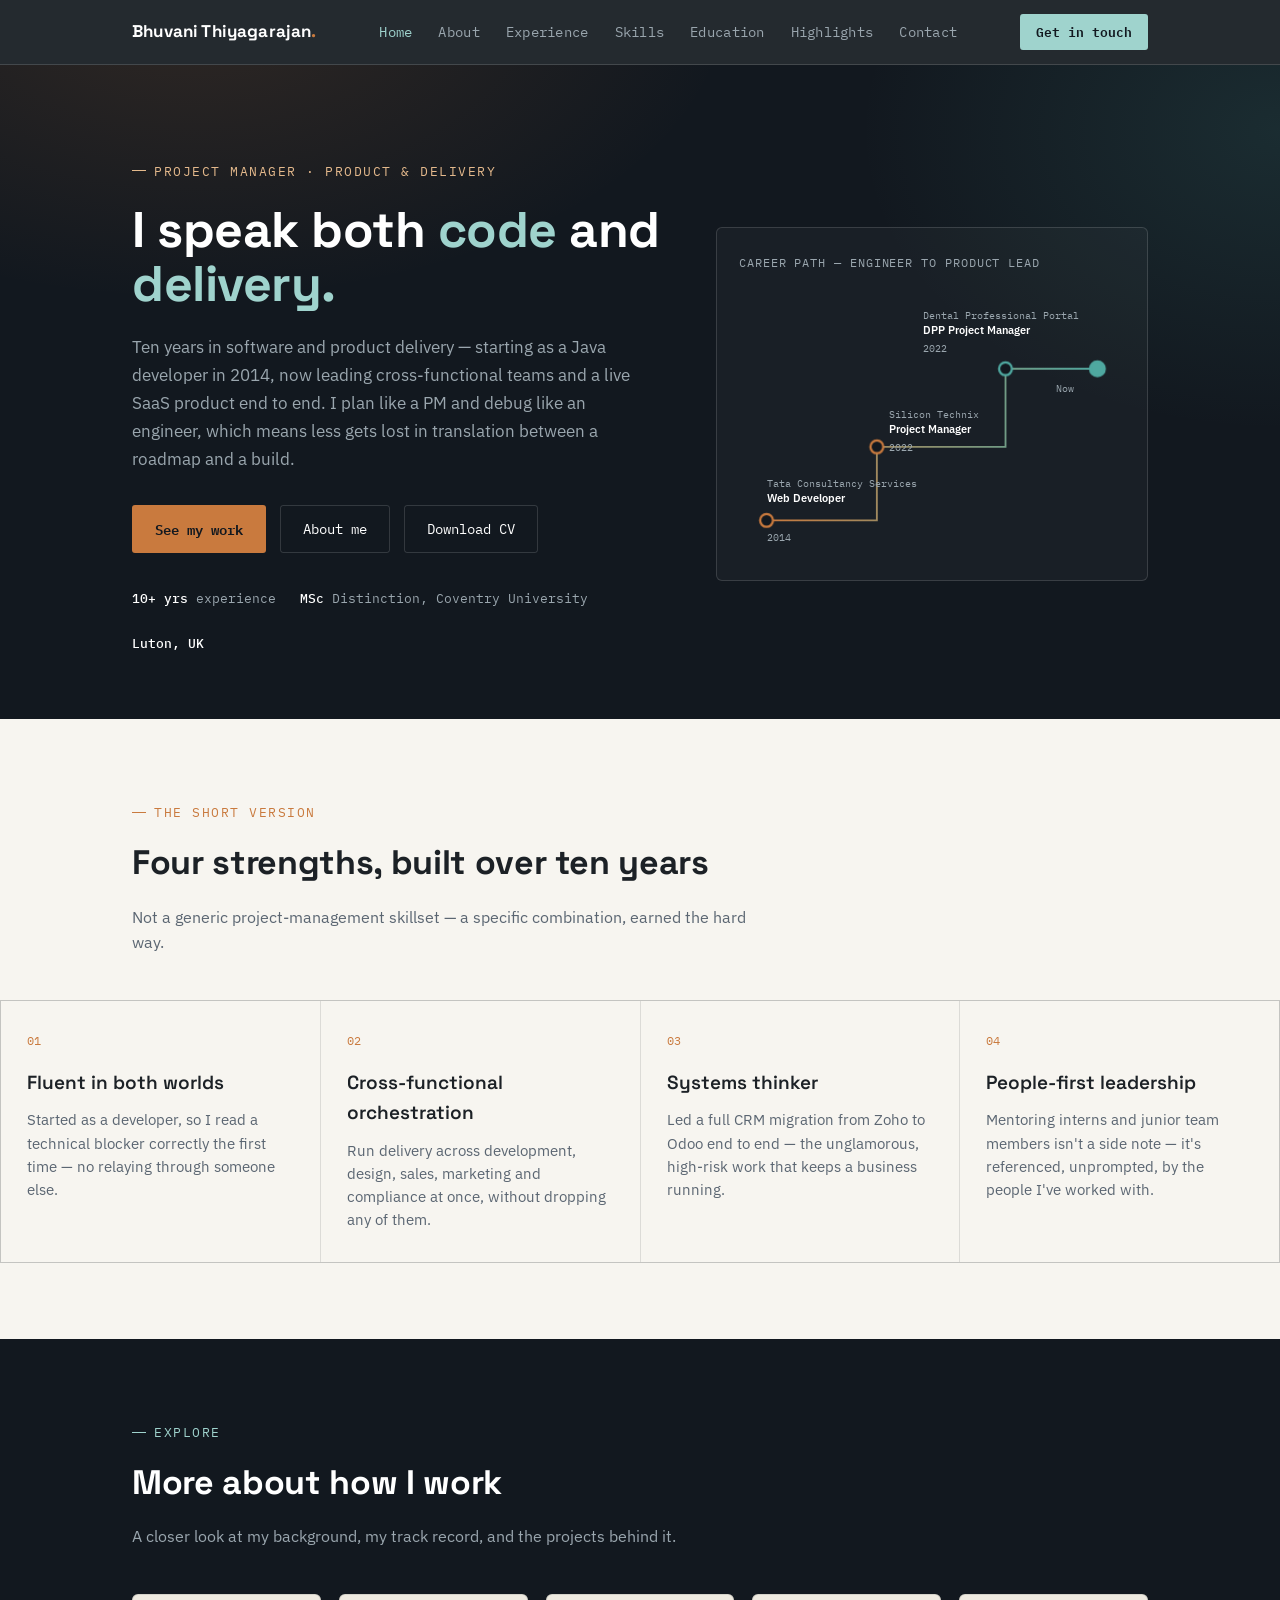
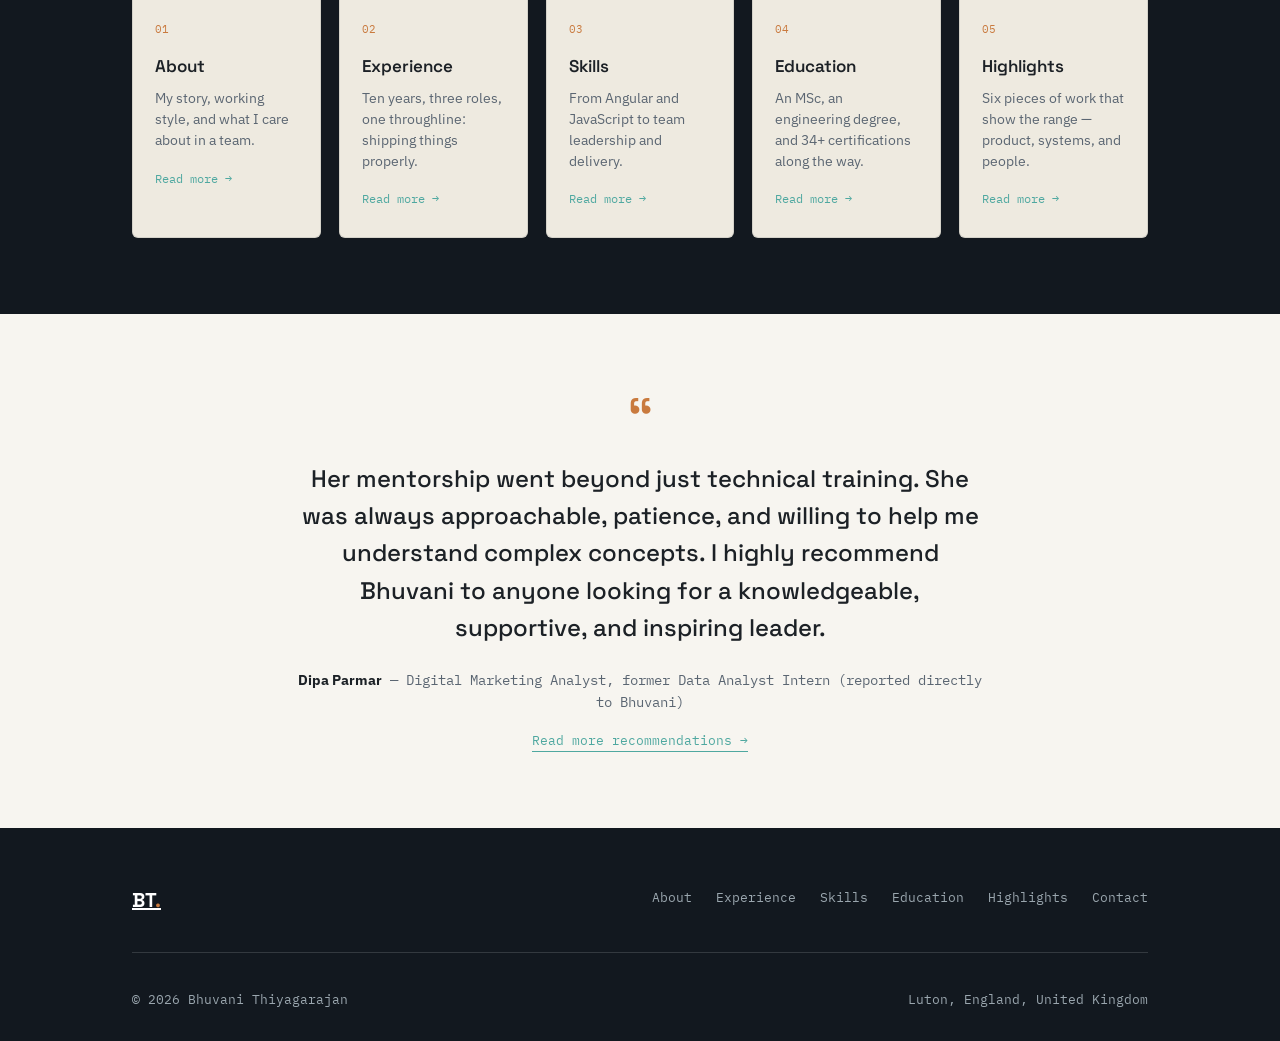
<file: index.html>
<!DOCTYPE html>
<html lang="en">
<head>
<meta charset="UTF-8">
<meta name="viewport" content="width=device-width, initial-scale=1.0">
<title>Bhuvani Thiyagarajan: Project Manager, Product &amp; Delivery</title>
<link rel="preconnect" href="https://fonts.googleapis.com">
<link rel="preconnect" href="https://fonts.gstatic.com" crossorigin>
<link href="https://fonts.googleapis.com/css2?family=Space+Grotesk:wght@400;500;600;700&family=IBM+Plex+Sans:wght@400;500;600;700&family=IBM+Plex+Mono:wght@400;500;600&display=swap" rel="stylesheet">
<link rel="stylesheet" href="style.css">
<style>
  header.hero{
    background:
      radial-gradient(ellipse 900px 500px at 15% -10%, rgba(201,122,62,0.16), transparent 60%),
      radial-gradient(ellipse 700px 500px at 100% 10%, rgba(79,168,160,0.14), transparent 60%),
      var(--ink-navy);
    color:#fff; padding:88px 0 64px; position:relative; overflow:hidden;
  }
  .hero-grid{ display:grid; grid-template-columns: 1.1fr 0.9fr; gap:56px; align-items:center; }
  @media (max-width:900px){ .hero-grid{ grid-template-columns:1fr; } }
  .hero-eyebrow{ color:var(--amber-soft); margin-bottom:22px; }
  h1.hero-title{ font-family:var(--font-display); font-weight:700; font-size:clamp(32px,4.6vw,50px); line-height:1.08; margin:0 0 22px; letter-spacing:-0.01em; }
  h1.hero-title .accent{ color:var(--teal-soft); }
  .hero-sub{ color:var(--muted-dark); font-size:17px; max-width:52ch; margin:0 0 32px; line-height:1.65; }
  .hero-actions{ display:flex; gap:14px; flex-wrap:wrap; margin-bottom:36px; }
  .hero-meta{ display:flex; gap:24px; flex-wrap:wrap; font-family:var(--font-mono); font-size:13px; color:var(--muted-dark); }
  .hero-meta strong{ color:#fff; font-weight:500; }

  .path-card{ background:rgba(255,255,255,0.03); border:1px solid var(--navy-line); border-radius:6px; padding:26px 22px 18px; }
  .path-card .cap{ font-family:var(--font-mono); font-size:11.5px; color:var(--muted-dark); letter-spacing:.08em; text-transform:uppercase; margin-bottom:14px;}
  #pathSvg{ width:100%; height:auto; }
  .node-label{ font-family:var(--font-mono); }
  .node-year{ fill:var(--muted-dark); font-size:11px; }
  .node-role{ fill:#fff; font-size:12.5px; font-weight:600; font-family:'IBM Plex Sans', sans-serif; }
  .node-org{ fill:var(--muted-dark); font-size:10.5px; }
  .path-line{ fill:none; stroke-width:2; stroke-dasharray:600; stroke-dashoffset:600; animation:draw 2.2s ease forwards .3s; }
  @keyframes draw{ to{ stroke-dashoffset:0; } }
  .node-dot{ opacity:0; animation:pop .5s ease forwards; }
  @keyframes pop{ to{ opacity:1; } }
  @media (prefers-reduced-motion: reduce){
    .path-line{ animation:none; stroke-dashoffset:0; }
    .node-dot{ animation:none; opacity:1; }
    html{ scroll-behavior:auto; }
  }

  /* Hub teaser cards */
  .hub-grid{ display:grid; grid-template-columns:repeat(5,1fr); gap:18px; }
  @media (max-width:1000px){ .hub-grid{ grid-template-columns:repeat(3,1fr); } }
  @media (max-width:640px){ .hub-grid{ grid-template-columns:repeat(2,1fr); } }
  @media (max-width:440px){ .hub-grid{ grid-template-columns:1fr; } }
  .hub-card{ background:var(--paper-2); border:1px solid var(--line-light); border-radius:6px; padding:26px 22px; text-decoration:none; color:var(--ink); display:block; transition:border-color .2s, transform .2s; }
  .hub-card:hover{ border-color:var(--amber); transform:translateY(-3px); }
  .hub-card .n{ font-family:var(--font-mono); font-size:11px; color:var(--amber); margin-bottom:14px; }
  .hub-card h3{ font-family:var(--font-display); font-size:17px; margin:0 0 8px; font-weight:600; }
  .hub-card p{ font-size:13.5px; color:var(--muted); margin:0 0 14px; line-height:1.55; }
  .hub-card .go{ font-family:var(--font-mono); font-size:12px; color:var(--teal); }
</style>
</head>
<body>

<nav>
  <div class="wrap">
    <a href="index.html" class="nav-mark">Bhuvani Thiyagarajan<span>.</span></a>
    <ul class="nav-links">
      <li><a href="index.html" class="active">Home</a></li>
      <li><a href="about.html">About</a></li>
      <li><a href="experience.html">Experience</a></li>
      <li><a href="skills.html">Skills</a></li>
      <li><a href="education.html">Education</a></li>
      <li><a href="highlights.html">Highlights</a></li>
      <li><a href="contact.html">Contact</a></li>
    </ul>
    <div style="display:flex; gap:10px; align-items:center;">
      <button class="nav-toggle">Menu</button>
      <a class="nav-cta" href="contact.html">Get in touch</a>
    </div>
  </div>
</nav>

<header class="hero" id="top">
  <div class="wrap hero-grid">
    <div>
      <div class="eyebrow hero-eyebrow">PROJECT MANAGER · PRODUCT &amp; DELIVERY</div>
      <h1 class="hero-title">I speak both <span class="accent">code</span> and <span class="accent">delivery.</span></h1>
      <p class="hero-sub">Ten years in software and product delivery — starting as a Java developer in 2014, now leading cross-functional teams and a live SaaS product end to end. I plan like a PM and debug like an engineer, which means less gets lost in translation between a roadmap and a build.</p>
      <div class="hero-actions">
        <a class="btn btn-primary" href="highlights.html">See my work</a>
        <a class="btn btn-ghost" href="about.html">About me</a>
        <a class="btn btn-ghost" href="Bhuvani-Thiyagarajan-Portfolio.pdf" target="_blank" rel="noopener">Download CV</a>
      </div>
      <div class="hero-meta">
        <span><strong>10+ yrs</strong> experience</span>
        <span><strong>MSc</strong> Distinction, Coventry University</span>
        <span><strong>Luton, UK</strong></span>
      </div>
    </div>

    <div class="path-card">
      <div class="cap">Career path — engineer to product lead</div>
      <svg id="pathSvg" viewBox="0 0 420 300" xmlns="http://www.w3.org/2000/svg">
        <polyline class="path-line" points="30,255 150,255 150,175 290,175 290,90 390,90" stroke="url(#lineGrad)"/>
        <defs>
          <linearGradient id="lineGrad" x1="0" y1="0" x2="1" y2="0">
            <stop offset="0%" stop-color="#C97A3E"/>
            <stop offset="100%" stop-color="#4FA8A0"/>
          </linearGradient>
        </defs>
        <circle class="node-dot" cx="30" cy="255" r="7" fill="#12181F" stroke="#C97A3E" stroke-width="2.5" style="animation-delay:.4s"/>
        <text class="node-label node-year" x="30" y="278">2014</text>
        <text class="node-label node-role" x="30" y="235">Web Developer</text>
        <text class="node-label node-org" x="30" y="219">Tata Consultancy Services</text>

        <circle class="node-dot" cx="150" cy="175" r="7" fill="#12181F" stroke="#C97A3E" stroke-width="2.5" style="animation-delay:1s"/>
        <text class="node-label node-year" x="163" y="180">2022</text>
        <text class="node-label node-role" x="163" y="160">Project Manager</text>
        <text class="node-label node-org" x="163" y="144">Silicon Technix</text>

        <circle class="node-dot" cx="290" cy="90" r="7" fill="#12181F" stroke="#4FA8A0" stroke-width="2.5" style="animation-delay:1.5s"/>
        <text class="node-label node-year" x="200" y="72">2022</text>
        <text class="node-label node-role" x="200" y="52">DPP Project Manager</text>
        <text class="node-label node-org" x="200" y="36">Dental Professional Portal</text>

        <circle class="node-dot" cx="390" cy="90" r="8" fill="#4FA8A0" stroke="#4FA8A0" stroke-width="2.5" style="animation-delay:2.1s"/>
        <text class="node-label node-year" x="355" y="115" text-anchor="middle">Now</text>
      </svg>
    </div>
  </div>
</header>

<!-- ===================== STRENGTHS (condensed) ===================== -->
<section id="strengths">
  <div class="wrap">
    <div class="sec-head">
      <div class="eyebrow">The Short Version</div>
      <h2>Four strengths, built over ten years</h2>
      <p>Not a generic project-management skillset — a specific combination, earned the hard way.</p>
    </div>
  </div>
  <div class="strength-grid">
    <div class="strength-card">
      <div class="strength-num">01</div>
      <h3>Fluent in both worlds</h3>
      <p>Started as a developer, so I read a technical blocker correctly the first time — no relaying through someone else.</p>
    </div>
    <div class="strength-card">
      <div class="strength-num">02</div>
      <h3>Cross-functional orchestration</h3>
      <p>Run delivery across development, design, sales, marketing and compliance at once, without dropping any of them.</p>
    </div>
    <div class="strength-card">
      <div class="strength-num">03</div>
      <h3>Systems thinker</h3>
      <p>Led a full CRM migration from Zoho to Odoo end to end — the unglamorous, high-risk work that keeps a business running.</p>
    </div>
    <div class="strength-card">
      <div class="strength-num">04</div>
      <h3>People-first leadership</h3>
      <p>Mentoring interns and junior team members isn't a side note — it's referenced, unprompted, by the people I've worked with.</p>
    </div>
  </div>
</section>

<!-- ===================== HUB TEASERS ===================== -->
<section class="on-navy">
  <div class="wrap">
    <div class="sec-head">
      <div class="eyebrow">Explore</div>
      <h2>More about how I work</h2>
      <p>A closer look at my background, my track record, and the projects behind it.</p>
    </div>
    <div class="hub-grid">
      <a class="hub-card" href="about.html">
        <div class="n">01</div>
        <h3>About</h3>
        <p>My story, working style, and what I care about in a team.</p>
        <span class="go">Read more →</span>
      </a>
      <a class="hub-card" href="experience.html">
        <div class="n">02</div>
        <h3>Experience</h3>
        <p>Ten years, three roles, one throughline: shipping things properly.</p>
        <span class="go">Read more →</span>
      </a>
      <a class="hub-card" href="skills.html">
        <div class="n">03</div>
        <h3>Skills</h3>
        <p>From Angular and JavaScript to team leadership and delivery.</p>
        <span class="go">Read more →</span>
      </a>
      <a class="hub-card" href="education.html">
        <div class="n">04</div>
        <h3>Education</h3>
        <p>An MSc, an engineering degree, and 34+ certifications along the way.</p>
        <span class="go">Read more →</span>
      </a>
      <a class="hub-card" href="highlights.html">
        <div class="n">05</div>
        <h3>Highlights</h3>
        <p>Six pieces of work that show the range — product, systems, and people.</p>
        <span class="go">Read more →</span>
      </a>
    </div>
  </div>
</section>

<!-- ===================== TESTIMONIAL ===================== -->
<section id="testimonial">
  <div class="wrap testi">
    <div class="quote-mark">&ldquo;</div>
    <p class="quote">Her mentorship went beyond just technical training. She was always approachable, patience, and willing to help me understand complex concepts. I highly recommend Bhuvani to anyone looking for a knowledgeable, supportive, and inspiring leader.</p>
    <p class="attr"><strong>Dipa Parmar</strong> — Digital Marketing Analyst, former Data Analyst Intern (reported directly to Bhuvani)</p>
    <div class="testi-more"><a href="about.html#recommendations">Read more recommendations →</a></div>
  </div>
</section>

<footer>
  <div class="wrap">
    <div class="foot-top">
      <a href="index.html" class="foot-mark">BT<span>.</span></a>
      <ul class="foot-nav">
        <li><a href="about.html">About</a></li>
        <li><a href="experience.html">Experience</a></li>
        <li><a href="skills.html">Skills</a></li>
        <li><a href="education.html">Education</a></li>
        <li><a href="highlights.html">Highlights</a></li>
        <li><a href="contact.html">Contact</a></li>
      </ul>
    </div>
    <div class="foot-bottom">
      <span>© 2026 Bhuvani Thiyagarajan</span>
      <span>Luton, England, United Kingdom</span>
    </div>
  </div>
</footer>

<script src="script.js"></script>
</body>
</html>
</file>
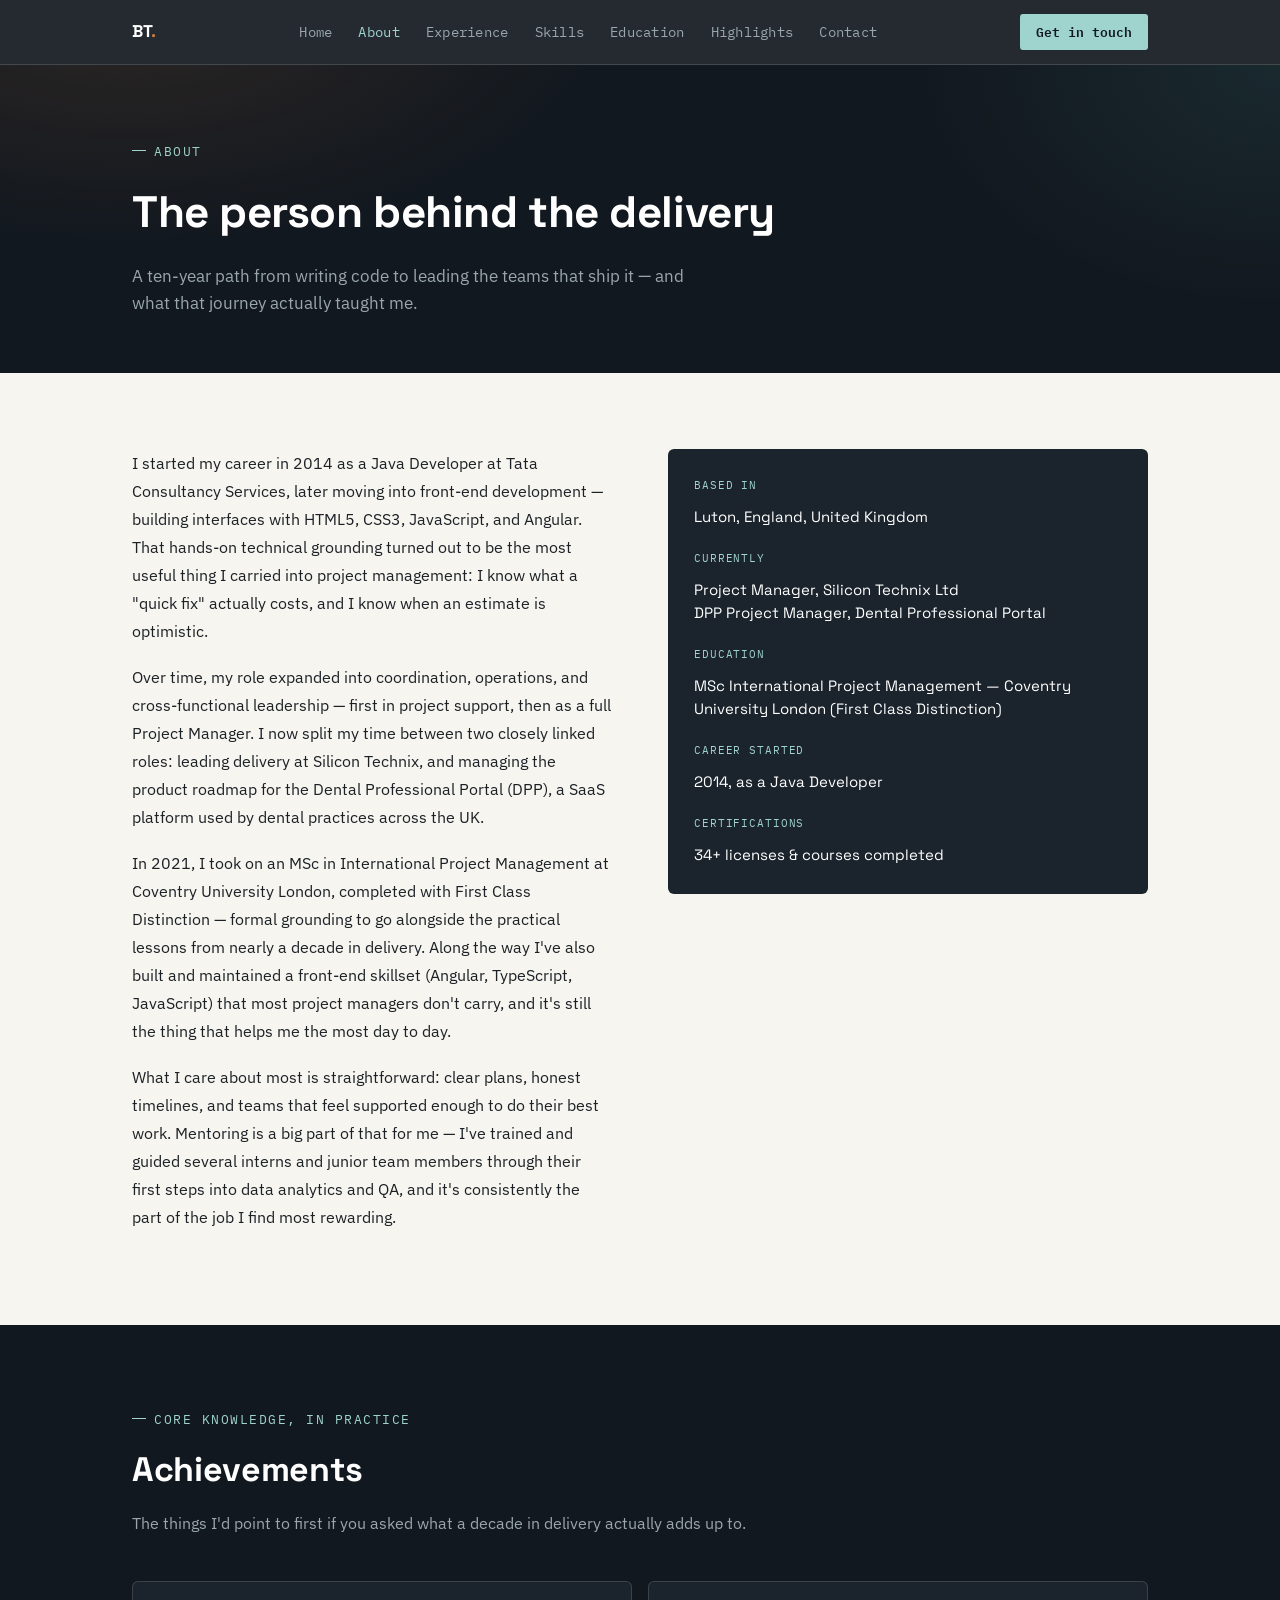
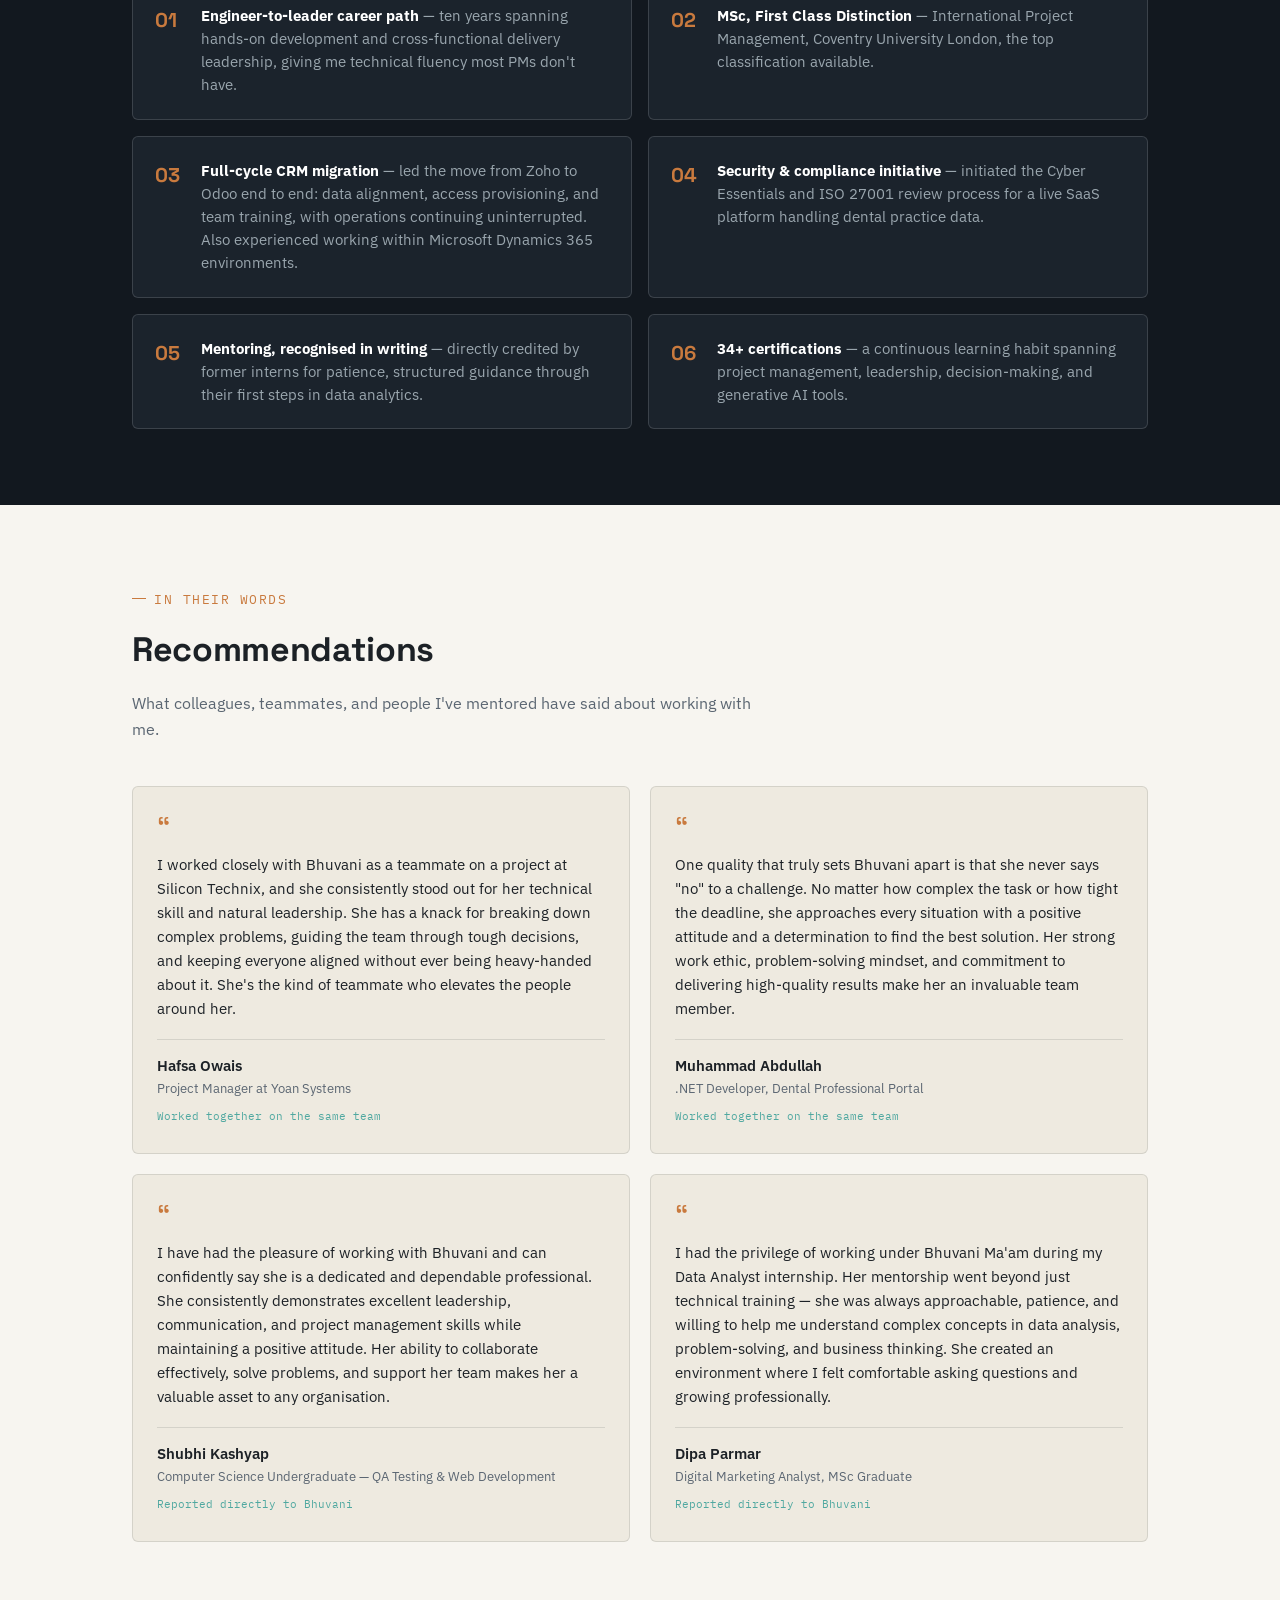
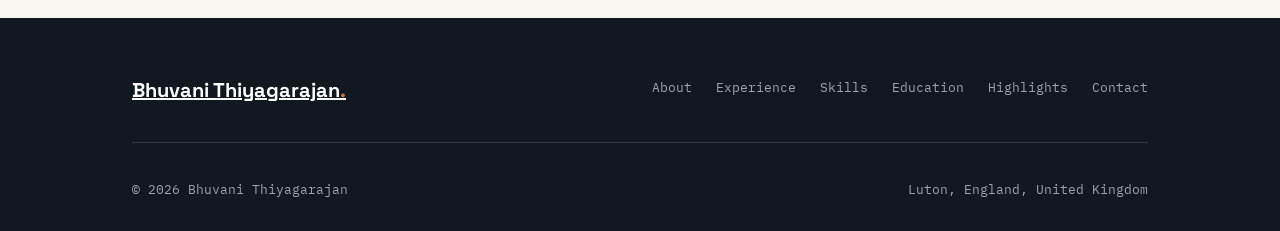
<file: about.html>
<!DOCTYPE html>
<html lang="en">
<head>
<meta charset="UTF-8">
<meta name="viewport" content="width=device-width, initial-scale=1.0">
<title>About — Bhuvani Thiyagarajan</title>
<link rel="preconnect" href="https://fonts.googleapis.com">
<link rel="preconnect" href="https://fonts.gstatic.com" crossorigin>
<link href="https://fonts.googleapis.com/css2?family=Space+Grotesk:wght@400;500;600;700&family=IBM+Plex+Sans:wght@400;500;600;700&family=IBM+Plex+Mono:wght@400;500;600&display=swap" rel="stylesheet">
<link rel="stylesheet" href="style.css">
<style>
  .ach-grid{ display:grid; grid-template-columns:repeat(2,1fr); gap:16px; margin-top:8px; }
  @media (max-width:700px){ .ach-grid{ grid-template-columns:1fr; } }
  .ach-card{ background:var(--navy-2); border:1px solid var(--navy-line); border-radius:6px; padding:22px 22px; display:flex; gap:16px; align-items:flex-start; }
  .ach-mark{ font-family:var(--font-display); font-weight:700; font-size:20px; color:var(--amber); flex-shrink:0; width:30px; }
  .ach-card p{ margin:0; font-size:14.5px; color:var(--muted-dark); line-height:1.6; }
  .ach-card strong{ color:#fff; font-family:var(--font-body); }
</style>
</head>
<body>

<nav>
  <div class="wrap">
    <a href="index.html" class="nav-mark">BT<span>.</span></a>
    <ul class="nav-links">
      <li><a href="index.html">Home</a></li>
      <li><a href="about.html" class="active">About</a></li>
      <li><a href="experience.html">Experience</a></li>
      <li><a href="skills.html">Skills</a></li>
      <li><a href="education.html">Education</a></li>
      <li><a href="highlights.html">Highlights</a></li>
      <li><a href="contact.html">Contact</a></li>
    </ul>
    <div style="display:flex; gap:10px; align-items:center;">
      <button class="nav-toggle">Menu</button>
      <a class="nav-cta" href="contact.html">Get in touch</a>
    </div>
  </div>
</nav>

<header class="page-head">
  <div class="wrap">
    <div class="eyebrow">About</div>
    <h1>The person behind the delivery</h1>
    <p>A ten-year path from writing code to leading the teams that ship it — and what that journey actually taught me.</p>
  </div>
</header>

<section>
  <div class="wrap about-grid">
    <div>
      <p>I started my career in 2014 as a Java Developer at Tata Consultancy Services, later moving into front-end development — building interfaces with HTML5, CSS3, JavaScript, and Angular. That hands-on technical grounding turned out to be the most useful thing I carried into project management: I know what a "quick fix" actually costs, and I know when an estimate is optimistic.</p>
      <p>Over time, my role expanded into coordination, operations, and cross-functional leadership — first in project support, then as a full Project Manager. I now split my time between two closely linked roles: leading delivery at Silicon Technix, and managing the product roadmap for the Dental Professional Portal (DPP), a SaaS platform used by dental practices across the UK.</p>
      <p>In 2021, I took on an MSc in International Project Management at Coventry University London, completed with First Class Distinction — formal grounding to go alongside the practical lessons from nearly a decade in delivery. Along the way I've also built and maintained a front-end skillset (Angular, TypeScript, JavaScript) that most project managers don't carry, and it's still the thing that helps me the most day to day.</p>
      <p>What I care about most is straightforward: clear plans, honest timelines, and teams that feel supported enough to do their best work. Mentoring is a big part of that for me — I've trained and guided several interns and junior team members through their first steps into data analytics and QA, and it's consistently the part of the job I find most rewarding.</p>
    </div>
    <div class="pull-card">
      <div class="k">Based in</div>
      <div class="v">Luton, England, United Kingdom</div>
      <div class="k">Currently</div>
      <div class="v">Project Manager, Silicon Technix Ltd<br>DPP Project Manager, Dental Professional Portal</div>
      <div class="k">Education</div>
      <div class="v">MSc International Project Management — Coventry University London (First Class Distinction)</div>
      <div class="k">Career started</div>
      <div class="v">2014, as a Java Developer</div>
      <div class="k">Certifications</div>
      <div class="v">34+ licenses &amp; courses completed</div>
    </div>
  </div>
</section>

<!-- ===================== ACHIEVEMENTS ===================== -->
<section class="on-navy">
  <div class="wrap">
    <div class="sec-head">
      <div class="eyebrow">Core Knowledge, In Practice</div>
      <h2>Achievements</h2>
      <p>The things I'd point to first if you asked what a decade in delivery actually adds up to.</p>
    </div>
    <div class="ach-grid">
      <div class="ach-card">
        <div class="ach-mark">01</div>
        <p><strong>Engineer-to-leader career path</strong> — ten years spanning hands-on development and cross-functional delivery leadership, giving me technical fluency most PMs don't have.</p>
      </div>
      <div class="ach-card">
        <div class="ach-mark">02</div>
        <p><strong>MSc, First Class Distinction</strong> — International Project Management, Coventry University London, the top classification available.</p>
      </div>
      <div class="ach-card">
        <div class="ach-mark">03</div>
        <p><strong>Full-cycle CRM migration</strong> — led the move from Zoho to Odoo end to end: data alignment, access provisioning, and team training, with operations continuing uninterrupted. Also experienced working within Microsoft Dynamics 365 environments.</p>
      </div>
      <div class="ach-card">
        <div class="ach-mark">04</div>
        <p><strong>Security &amp; compliance initiative</strong> — initiated the Cyber Essentials and ISO 27001 review process for a live SaaS platform handling dental practice data.</p>
      </div>
      <div class="ach-card">
        <div class="ach-mark">05</div>
        <p><strong>Mentoring, recognised in writing</strong> — directly credited by former interns for patience, structured guidance through their first steps in data analytics.</p>
      </div>
      <div class="ach-card">
        <div class="ach-mark">06</div>
        <p><strong>34+ certifications</strong> — a continuous learning habit spanning project management, leadership, decision-making, and generative AI tools.</p>
      </div>
    </div>
  </div>
</section>

<!-- ===================== RECOMMENDATIONS ===================== -->
<section id="recommendations">
  <div class="wrap">
    <div class="sec-head">
      <div class="eyebrow">In Their Words</div>
      <h2>Recommendations</h2>
      <p>What colleagues, teammates, and people I've mentored have said about working with me.</p>
    </div>
    <div class="reco-grid">
      <div class="reco-card">
        <div class="rq">&ldquo;</div>
        <p class="rtext">I worked closely with Bhuvani as a teammate on a project at Silicon Technix, and she consistently stood out for her technical skill and natural leadership. She has a knack for breaking down complex problems, guiding the team through tough decisions, and keeping everyone aligned without ever being heavy-handed about it. She's the kind of teammate who elevates the people around her.</p>
        <div class="rattr">
          <div class="rname">Hafsa Owais</div>
          <div class="rrole">Project Manager at Yoan Systems</div>
          <div class="rtag">Worked together on the same team</div>
        </div>
      </div>

      <div class="reco-card">
        <div class="rq">&ldquo;</div>
        <p class="rtext">One quality that truly sets Bhuvani apart is that she never says "no" to a challenge. No matter how complex the task or how tight the deadline, she approaches every situation with a positive attitude and a determination to find the best solution. Her strong work ethic, problem-solving mindset, and commitment to delivering high-quality results make her an invaluable team member.</p>
        <div class="rattr">
          <div class="rname">Muhammad Abdullah</div>
          <div class="rrole">.NET Developer, Dental Professional Portal</div>
          <div class="rtag">Worked together on the same team</div>
        </div>
      </div>

      <div class="reco-card">
        <div class="rq">&ldquo;</div>
        <p class="rtext">I have had the pleasure of working with Bhuvani and can confidently say she is a dedicated and dependable professional. She consistently demonstrates excellent leadership, communication, and project management skills while maintaining a positive attitude. Her ability to collaborate effectively, solve problems, and support her team makes her a valuable asset to any organisation.</p>
        <div class="rattr">
          <div class="rname">Shubhi Kashyap</div>
          <div class="rrole">Computer Science Undergraduate — QA Testing &amp; Web Development</div>
          <div class="rtag">Reported directly to Bhuvani</div>
        </div>
      </div>

      <div class="reco-card">
        <div class="rq">&ldquo;</div>
        <p class="rtext">I had the privilege of working under Bhuvani Ma'am during my Data Analyst internship. Her mentorship went beyond just technical training — she was always approachable, patience, and willing to help me understand complex concepts in data analysis, problem-solving, and business thinking. She created an environment where I felt comfortable asking questions and growing professionally.</p>
        <div class="rattr">
          <div class="rname">Dipa Parmar</div>
          <div class="rrole">Digital Marketing Analyst, MSc Graduate</div>
          <div class="rtag">Reported directly to Bhuvani</div>
        </div>
      </div>
    </div>
  </div>
</section>

<footer>
  <div class="wrap">
    <div class="foot-top">
      <a href="index.html" class="foot-mark">Bhuvani Thiyagarajan<span>.</span></a>
      <ul class="foot-nav">
        <li><a href="about.html">About</a></li>
        <li><a href="experience.html">Experience</a></li>
        <li><a href="skills.html">Skills</a></li>
        <li><a href="education.html">Education</a></li>
        <li><a href="highlights.html">Highlights</a></li>
        <li><a href="contact.html">Contact</a></li>
      </ul>
    </div>
    <div class="foot-bottom">
      <span>© 2026 Bhuvani Thiyagarajan</span>
      <span>Luton, England, United Kingdom</span>
    </div>
  </div>
</footer>

<script src="script.js"></script>
</body>
</html>
</file>
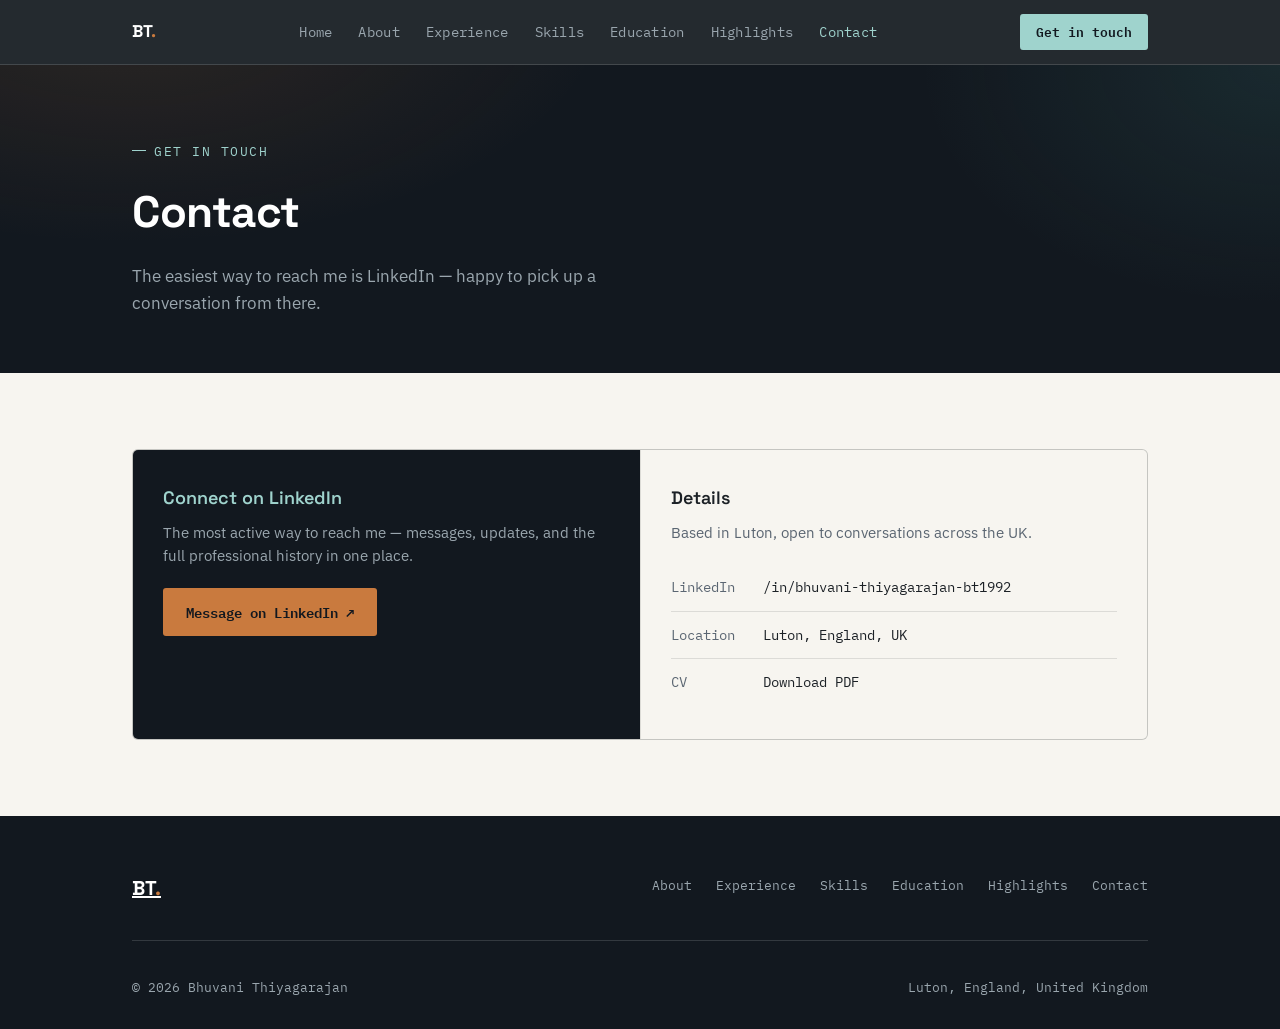
<file: contact.html>
<!DOCTYPE html>
<html lang="en">
<head>
<meta charset="UTF-8">
<meta name="viewport" content="width=device-width, initial-scale=1.0">
<title>Contact — Bhuvani Thiyagarajan</title>
<link rel="preconnect" href="https://fonts.googleapis.com">
<link rel="preconnect" href="https://fonts.gstatic.com" crossorigin>
<link href="https://fonts.googleapis.com/css2?family=Space+Grotesk:wght@400;500;600;700&family=IBM+Plex+Sans:wght@400;500;600;700&family=IBM+Plex+Mono:wght@400;500;600&display=swap" rel="stylesheet">
<link rel="stylesheet" href="style.css">
</head>
<body>

<nav>
  <div class="wrap">
    <a href="index.html" class="nav-mark">BT<span>.</span></a>
    <ul class="nav-links">
      <li><a href="index.html">Home</a></li>
      <li><a href="about.html">About</a></li>
      <li><a href="experience.html">Experience</a></li>
      <li><a href="skills.html">Skills</a></li>
      <li><a href="education.html">Education</a></li>
      <li><a href="highlights.html">Highlights</a></li>
      <li><a href="contact.html" class="active">Contact</a></li>
    </ul>
    <div style="display:flex; gap:10px; align-items:center;">
      <button class="nav-toggle">Menu</button>
      <a class="nav-cta" href="contact.html">Get in touch</a>
    </div>
  </div>
</nav>

<header class="page-head">
  <div class="wrap">
    <div class="eyebrow">Get In Touch</div>
    <h1>Contact</h1>
    <p>The easiest way to reach me is LinkedIn — happy to pick up a conversation from there.</p>
  </div>
</header>

<section>
  <div class="wrap">
    <div class="contact-panel">
      <div class="contact-cell dark">
        <h3>Connect on LinkedIn</h3>
        <p>The most active way to reach me — messages, updates, and the full professional history in one place.</p>
        <a class="btn btn-primary" href="https://www.linkedin.com/in/bhuvani-thiyagarajan-bt1992/" target="_blank" rel="noopener">Message on LinkedIn ↗</a>
      </div>
      <div class="contact-cell">
        <h3>Details</h3>
        <p>Based in Luton, open to conversations across the UK.</p>
        <div class="contact-row"><span class="k">LinkedIn</span> <a href="https://www.linkedin.com/in/bhuvani-thiyagarajan-bt1992/" target="_blank" rel="noopener">/in/bhuvani-thiyagarajan-bt1992</a></div>
        <div class="contact-row"><span class="k">Location</span> <span>Luton, England, UK</span></div>
        <div class="contact-row"><span class="k">CV</span> <a href="Bhuvani-Thiyagarajan-Portfolio.pdf" target="_blank" rel="noopener">Download PDF</a></div>
      </div>
    </div>
  </div>
</section>

<footer>
  <div class="wrap">
    <div class="foot-top">
      <a href="index.html" class="foot-mark">BT<span>.</span></a>
      <ul class="foot-nav">
        <li><a href="about.html">About</a></li>
        <li><a href="experience.html">Experience</a></li>
        <li><a href="skills.html">Skills</a></li>
        <li><a href="education.html">Education</a></li>
        <li><a href="highlights.html">Highlights</a></li>
        <li><a href="contact.html">Contact</a></li>
      </ul>
    </div>
    <div class="foot-bottom">
      <span>© 2026 Bhuvani Thiyagarajan</span>
      <span>Luton, England, United Kingdom</span>
    </div>
  </div>
</footer>

<script src="script.js"></script>
</body>
</html>
</file>
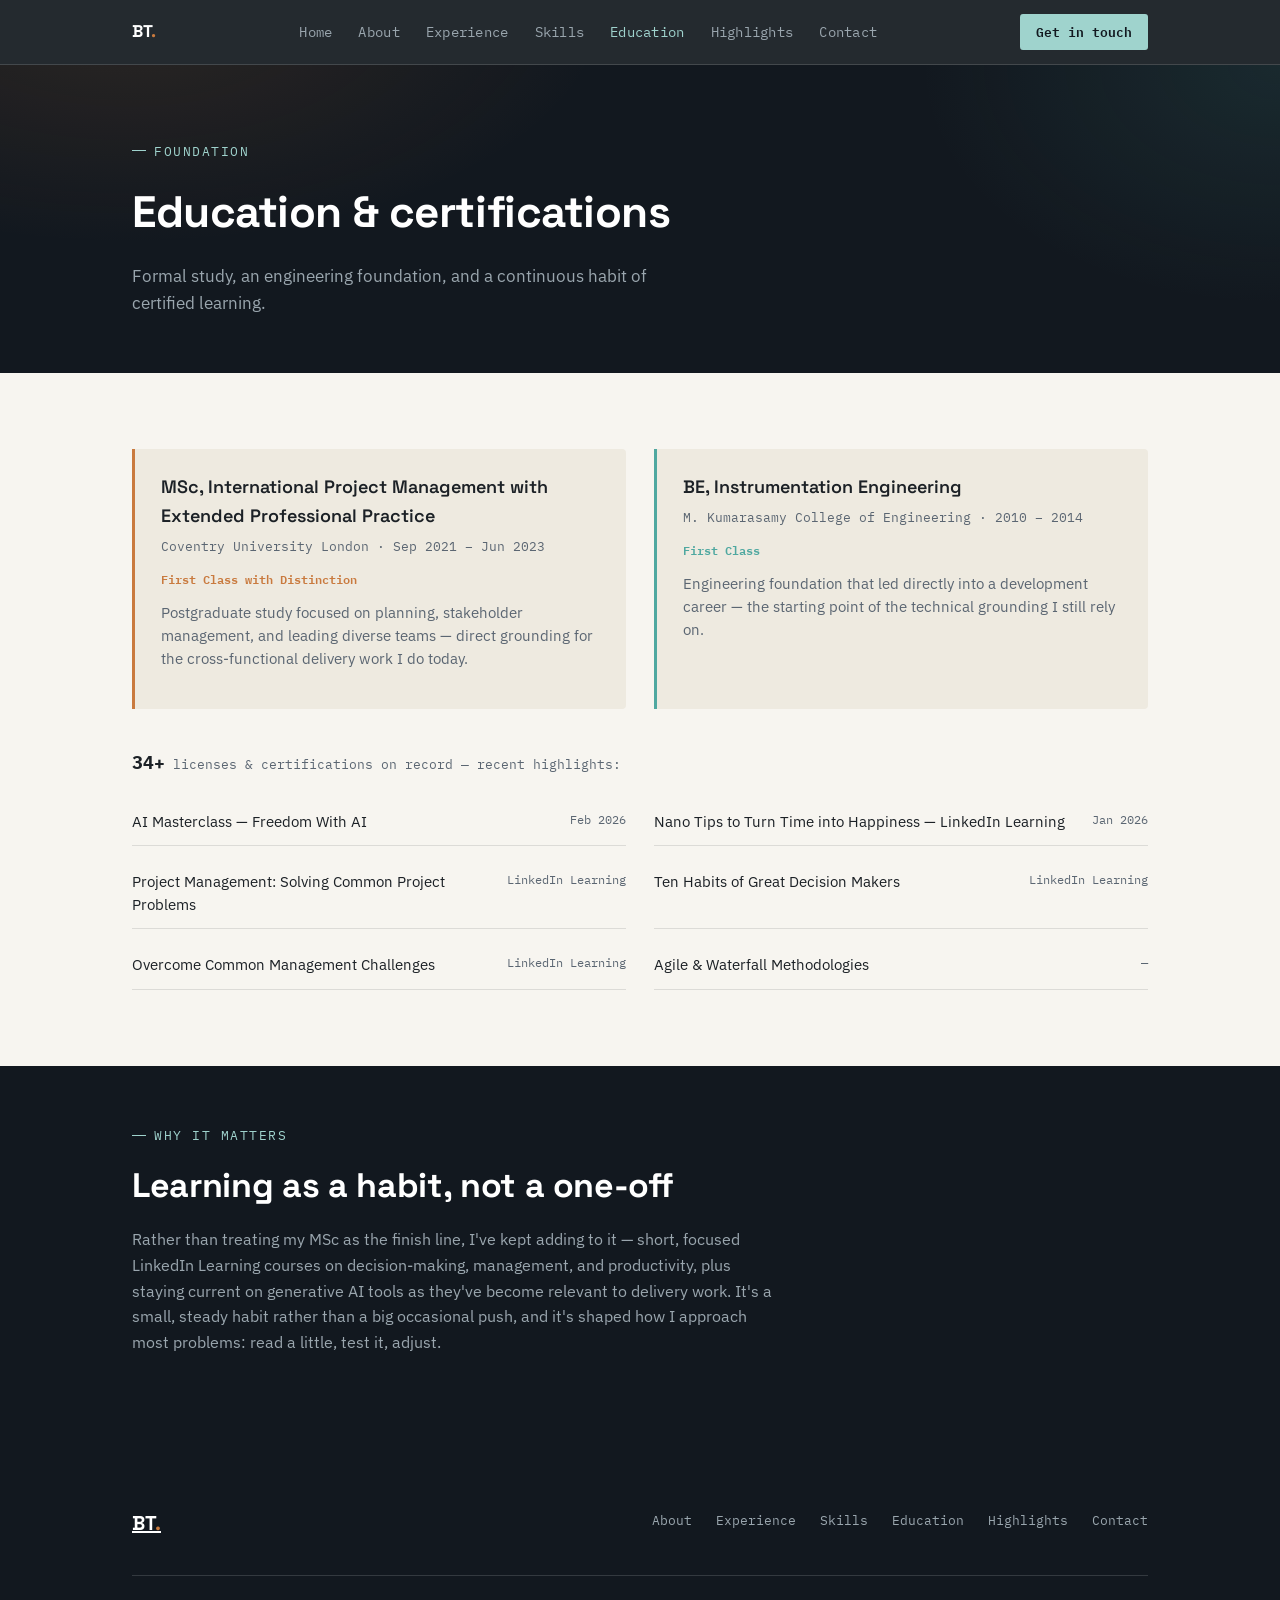
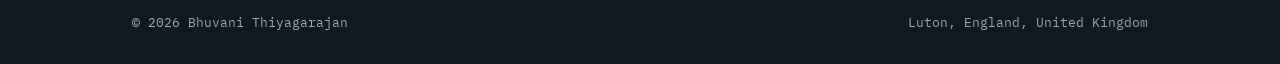
<file: education.html>
<!DOCTYPE html>
<html lang="en">
<head>
<meta charset="UTF-8">
<meta name="viewport" content="width=device-width, initial-scale=1.0">
<title>Education — Bhuvani Thiyagarajan</title>
<link rel="preconnect" href="https://fonts.googleapis.com">
<link rel="preconnect" href="https://fonts.gstatic.com" crossorigin>
<link href="https://fonts.googleapis.com/css2?family=Space+Grotesk:wght@400;500;600;700&family=IBM+Plex+Sans:wght@400;500;600;700&family=IBM+Plex+Mono:wght@400;500;600&display=swap" rel="stylesheet">
<link rel="stylesheet" href="style.css">
</head>
<body>

<nav>
  <div class="wrap">
    <a href="index.html" class="nav-mark">BT<span>.</span></a>
    <ul class="nav-links">
      <li><a href="index.html">Home</a></li>
      <li><a href="about.html">About</a></li>
      <li><a href="experience.html">Experience</a></li>
      <li><a href="skills.html">Skills</a></li>
      <li><a href="education.html" class="active">Education</a></li>
      <li><a href="highlights.html">Highlights</a></li>
      <li><a href="contact.html">Contact</a></li>
    </ul>
    <div style="display:flex; gap:10px; align-items:center;">
      <button class="nav-toggle">Menu</button>
      <a class="nav-cta" href="contact.html">Get in touch</a>
    </div>
  </div>
</nav>

<header class="page-head">
  <div class="wrap">
    <div class="eyebrow">Foundation</div>
    <h1>Education &amp; certifications</h1>
    <p>Formal study, an engineering foundation, and a continuous habit of certified learning.</p>
  </div>
</header>

<section>
  <div class="wrap">
    <div class="edu-grid">
      <div class="edu-card">
        <p class="deg">MSc, International Project Management with Extended Professional Practice</p>
        <p class="org">Coventry University London · Sep 2021 – Jun 2023</p>
        <p class="dist">First Class with Distinction</p>
        <p class="desc">Postgraduate study focused on planning, stakeholder management, and leading diverse teams — direct grounding for the cross-functional delivery work I do today.</p>
      </div>
      <div class="edu-card alt">
        <p class="deg">BE, Instrumentation Engineering</p>
        <p class="org">M. Kumarasamy College of Engineering · 2010 – 2014</p>
        <p class="dist">First Class</p>
        <p class="desc">Engineering foundation that led directly into a development career — the starting point of the technical grounding I still rely on.</p>
      </div>
    </div>

    <div class="cert-list">
      <p class="cert-count"><strong>34+</strong> licenses &amp; certifications on record — recent highlights:</p>
      <ul class="cert-items">
        <li>AI Masterclass — Freedom With AI <span class="cyr">Feb 2026</span></li>
        <li>Nano Tips to Turn Time into Happiness — LinkedIn Learning <span class="cyr">Jan 2026</span></li>
        <li>Project Management: Solving Common Project Problems <span class="cyr">LinkedIn Learning</span></li>
        <li>Ten Habits of Great Decision Makers <span class="cyr">LinkedIn Learning</span></li>
        <li>Overcome Common Management Challenges <span class="cyr">LinkedIn Learning</span></li>
        <li>Agile &amp; Waterfall Methodologies <span class="cyr">—</span></li>
      </ul>
    </div>
  </div>
</section>

<section class="on-navy tight">
  <div class="wrap">
    <div class="sec-head">
      <div class="eyebrow">Why It Matters</div>
      <h2>Learning as a habit, not a one-off</h2>
      <p style="max-width:70ch;">Rather than treating my MSc as the finish line, I've kept adding to it — short, focused LinkedIn Learning courses on decision-making, management, and productivity, plus staying current on generative AI tools as they've become relevant to delivery work. It's a small, steady habit rather than a big occasional push, and it's shaped how I approach most problems: read a little, test it, adjust.</p>
    </div>
  </div>
</section>

<footer>
  <div class="wrap">
    <div class="foot-top">
      <a href="index.html" class="foot-mark">BT<span>.</span></a>
      <ul class="foot-nav">
        <li><a href="about.html">About</a></li>
        <li><a href="experience.html">Experience</a></li>
        <li><a href="skills.html">Skills</a></li>
        <li><a href="education.html">Education</a></li>
        <li><a href="highlights.html">Highlights</a></li>
        <li><a href="contact.html">Contact</a></li>
      </ul>
    </div>
    <div class="foot-bottom">
      <span>© 2026 Bhuvani Thiyagarajan</span>
      <span>Luton, England, United Kingdom</span>
    </div>
  </div>
</footer>

<script src="script.js"></script>
</body>
</html>
</file>
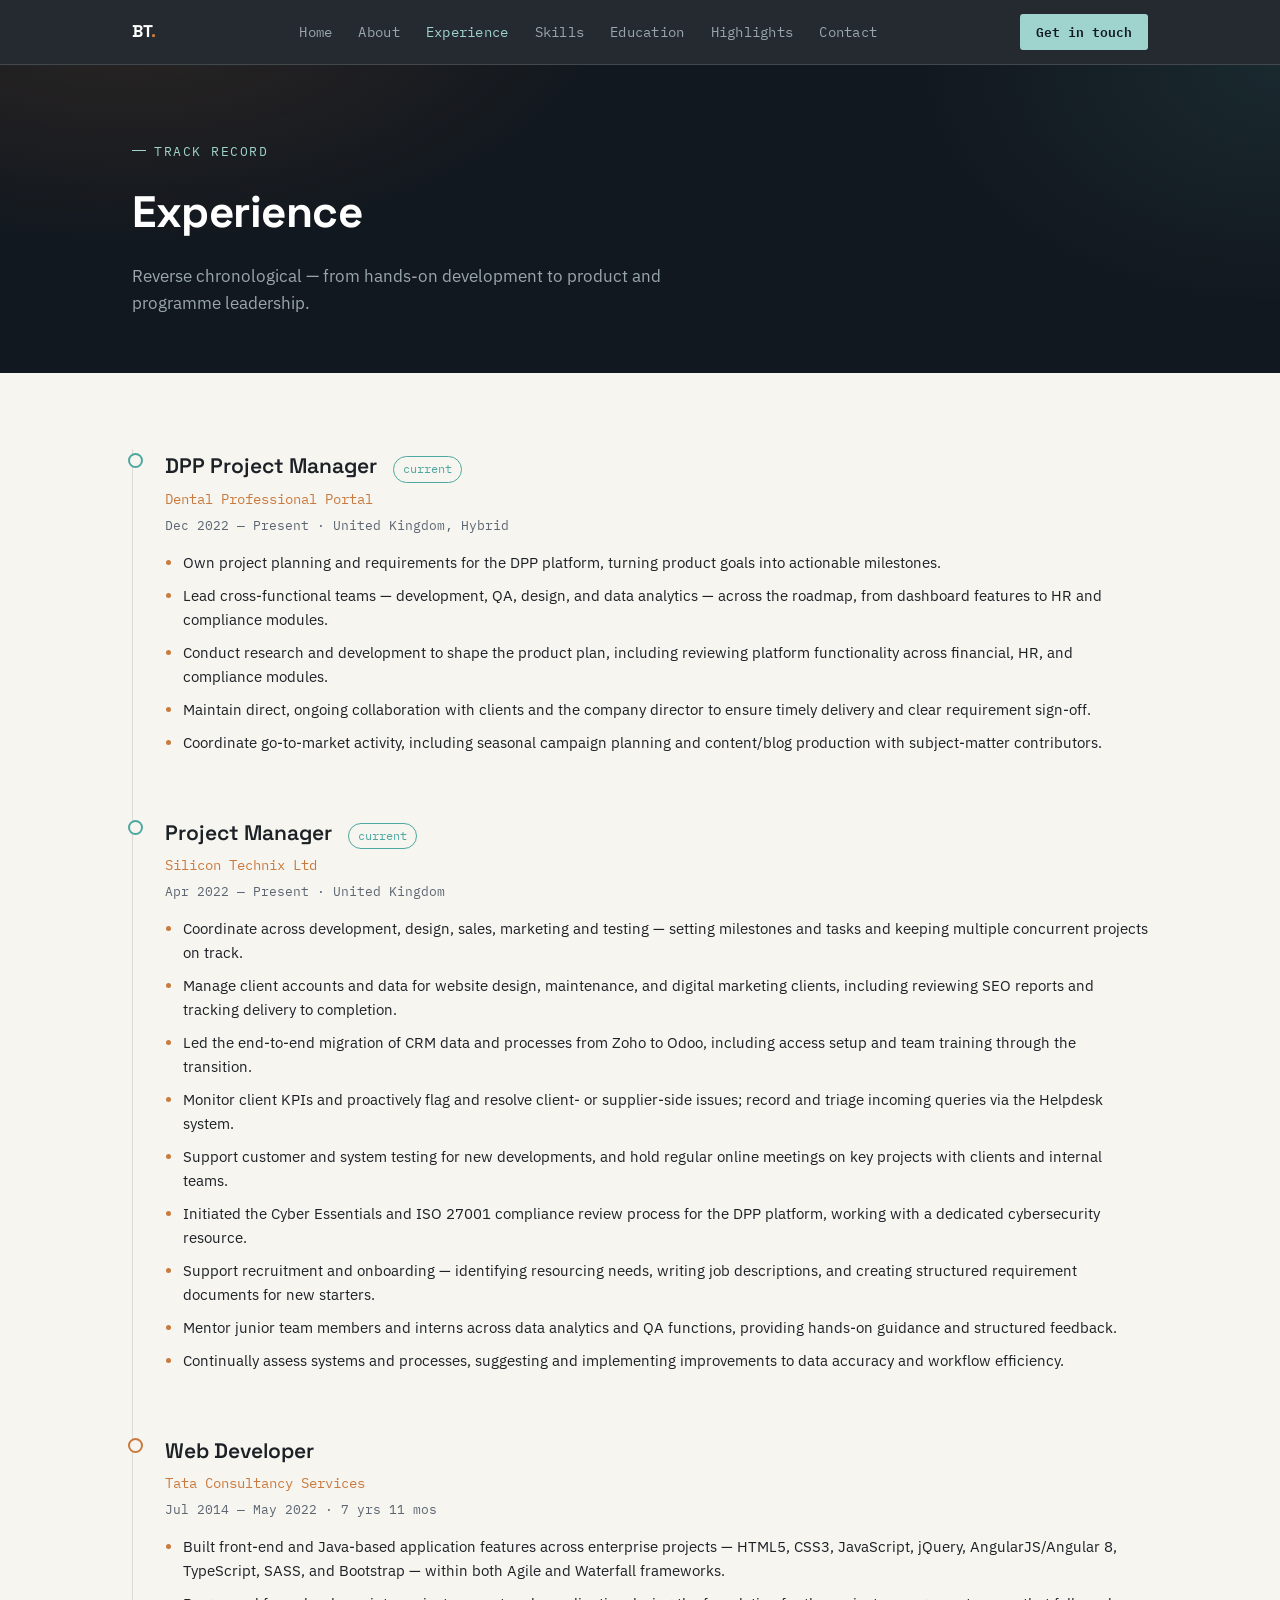
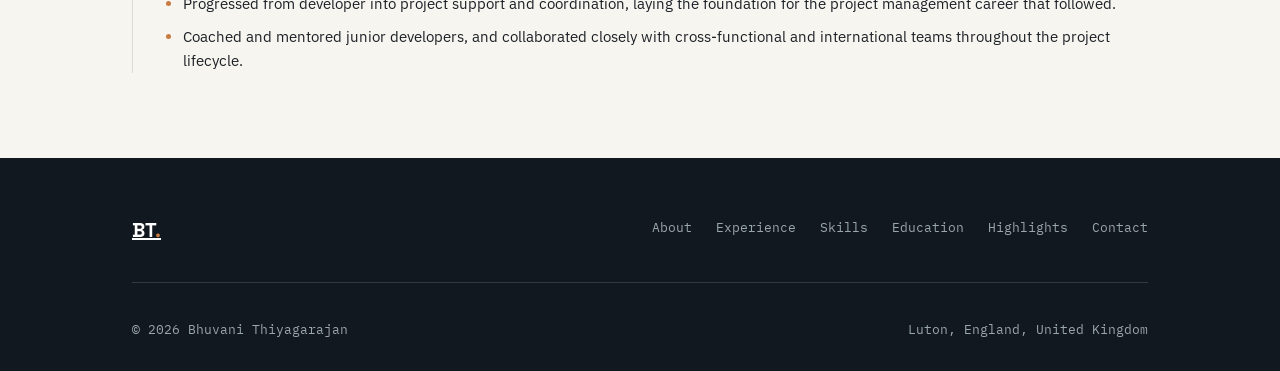
<file: experience.html>
<!DOCTYPE html>
<html lang="en">
<head>
<meta charset="UTF-8">
<meta name="viewport" content="width=device-width, initial-scale=1.0">
<title>Experience — Bhuvani Thiyagarajan</title>
<link rel="preconnect" href="https://fonts.googleapis.com">
<link rel="preconnect" href="https://fonts.gstatic.com" crossorigin>
<link href="https://fonts.googleapis.com/css2?family=Space+Grotesk:wght@400;500;600;700&family=IBM+Plex+Sans:wght@400;500;600;700&family=IBM+Plex+Mono:wght@400;500;600&display=swap" rel="stylesheet">
<link rel="stylesheet" href="style.css">
</head>
<body>

<nav>
  <div class="wrap">
    <a href="index.html" class="nav-mark">BT<span>.</span></a>
    <ul class="nav-links">
      <li><a href="index.html">Home</a></li>
      <li><a href="about.html">About</a></li>
      <li><a href="experience.html" class="active">Experience</a></li>
      <li><a href="skills.html">Skills</a></li>
      <li><a href="education.html">Education</a></li>
      <li><a href="highlights.html">Highlights</a></li>
      <li><a href="contact.html">Contact</a></li>
    </ul>
    <div style="display:flex; gap:10px; align-items:center;">
      <button class="nav-toggle">Menu</button>
      <a class="nav-cta" href="contact.html">Get in touch</a>
    </div>
  </div>
</nav>

<header class="page-head">
  <div class="wrap">
    <div class="eyebrow">Track Record</div>
    <h1>Experience</h1>
    <p>Reverse chronological — from hands-on development to product and programme leadership.</p>
  </div>
</header>

<section>
  <div class="wrap">
    <div class="timeline">
      <div class="trole current">
        <div class="trole-head">
          <h3>DPP Project Manager</h3>
          <span class="trole-tag">current</span>
        </div>
        <p class="trole-org">Dental Professional Portal</p>
        <p class="trole-meta">Dec 2022 — Present · United Kingdom, Hybrid</p>
        <ul>
          <li>Own project planning and requirements for the DPP platform, turning product goals into actionable milestones.</li>
          <li>Lead cross-functional teams — development, QA, design, and data analytics — across the roadmap, from dashboard features to HR and compliance modules.</li>
          <li>Conduct research and development to shape the product plan, including reviewing platform functionality across financial, HR, and compliance modules.</li>
          <li>Maintain direct, ongoing collaboration with clients and the company director to ensure timely delivery and clear requirement sign-off.</li>
          <li>Coordinate go-to-market activity, including seasonal campaign planning and content/blog production with subject-matter contributors.</li>
        </ul>
      </div>

      <div class="trole current">
        <div class="trole-head">
          <h3>Project Manager</h3>
          <span class="trole-tag">current</span>
        </div>
        <p class="trole-org">Silicon Technix Ltd</p>
        <p class="trole-meta">Apr 2022 — Present · United Kingdom</p>
        <ul>
          <li>Coordinate across development, design, sales, marketing and testing — setting milestones and tasks and keeping multiple concurrent projects on track.</li>
          <li>Manage client accounts and data for website design, maintenance, and digital marketing clients, including reviewing SEO reports and tracking delivery to completion.</li>
          <li>Led the end-to-end migration of CRM data and processes from Zoho to Odoo, including access setup and team training through the transition.</li>
          <li>Monitor client KPIs and proactively flag and resolve client- or supplier-side issues; record and triage incoming queries via the Helpdesk system.</li>
          <li>Support customer and system testing for new developments, and hold regular online meetings on key projects with clients and internal teams.</li>
          <li>Initiated the Cyber Essentials and ISO 27001 compliance review process for the DPP platform, working with a dedicated cybersecurity resource.</li>
          <li>Support recruitment and onboarding — identifying resourcing needs, writing job descriptions, and creating structured requirement documents for new starters.</li>
          <li>Mentor junior team members and interns across data analytics and QA functions, providing hands-on guidance and structured feedback.</li>
          <li>Continually assess systems and processes, suggesting and implementing improvements to data accuracy and workflow efficiency.</li>
        </ul>
      </div>

      <div class="trole">
        <div class="trole-head"><h3>Web Developer</h3></div>
        <p class="trole-org">Tata Consultancy Services</p>
        <p class="trole-meta">Jul 2014 — May 2022 · 7 yrs 11 mos</p>
        <ul>
          <li>Built front-end and Java-based application features across enterprise projects — HTML5, CSS3, JavaScript, jQuery, AngularJS/Angular 8, TypeScript, SASS, and Bootstrap — within both Agile and Waterfall frameworks.</li>
          <li>Progressed from developer into project support and coordination, laying the foundation for the project management career that followed.</li>
          <li>Coached and mentored junior developers, and collaborated closely with cross-functional and international teams throughout the project lifecycle.</li>
        </ul>
      </div>
    </div>
  </div>
</section>

<footer>
  <div class="wrap">
    <div class="foot-top">
      <a href="index.html" class="foot-mark">BT<span>.</span></a>
      <ul class="foot-nav">
        <li><a href="about.html">About</a></li>
        <li><a href="experience.html">Experience</a></li>
        <li><a href="skills.html">Skills</a></li>
        <li><a href="education.html">Education</a></li>
        <li><a href="highlights.html">Highlights</a></li>
        <li><a href="contact.html">Contact</a></li>
      </ul>
    </div>
    <div class="foot-bottom">
      <span>© 2026 Bhuvani Thiyagarajan</span>
      <span>Luton, England, United Kingdom</span>
    </div>
  </div>
</footer>

<script src="script.js"></script>
</body>
</html>
</file>
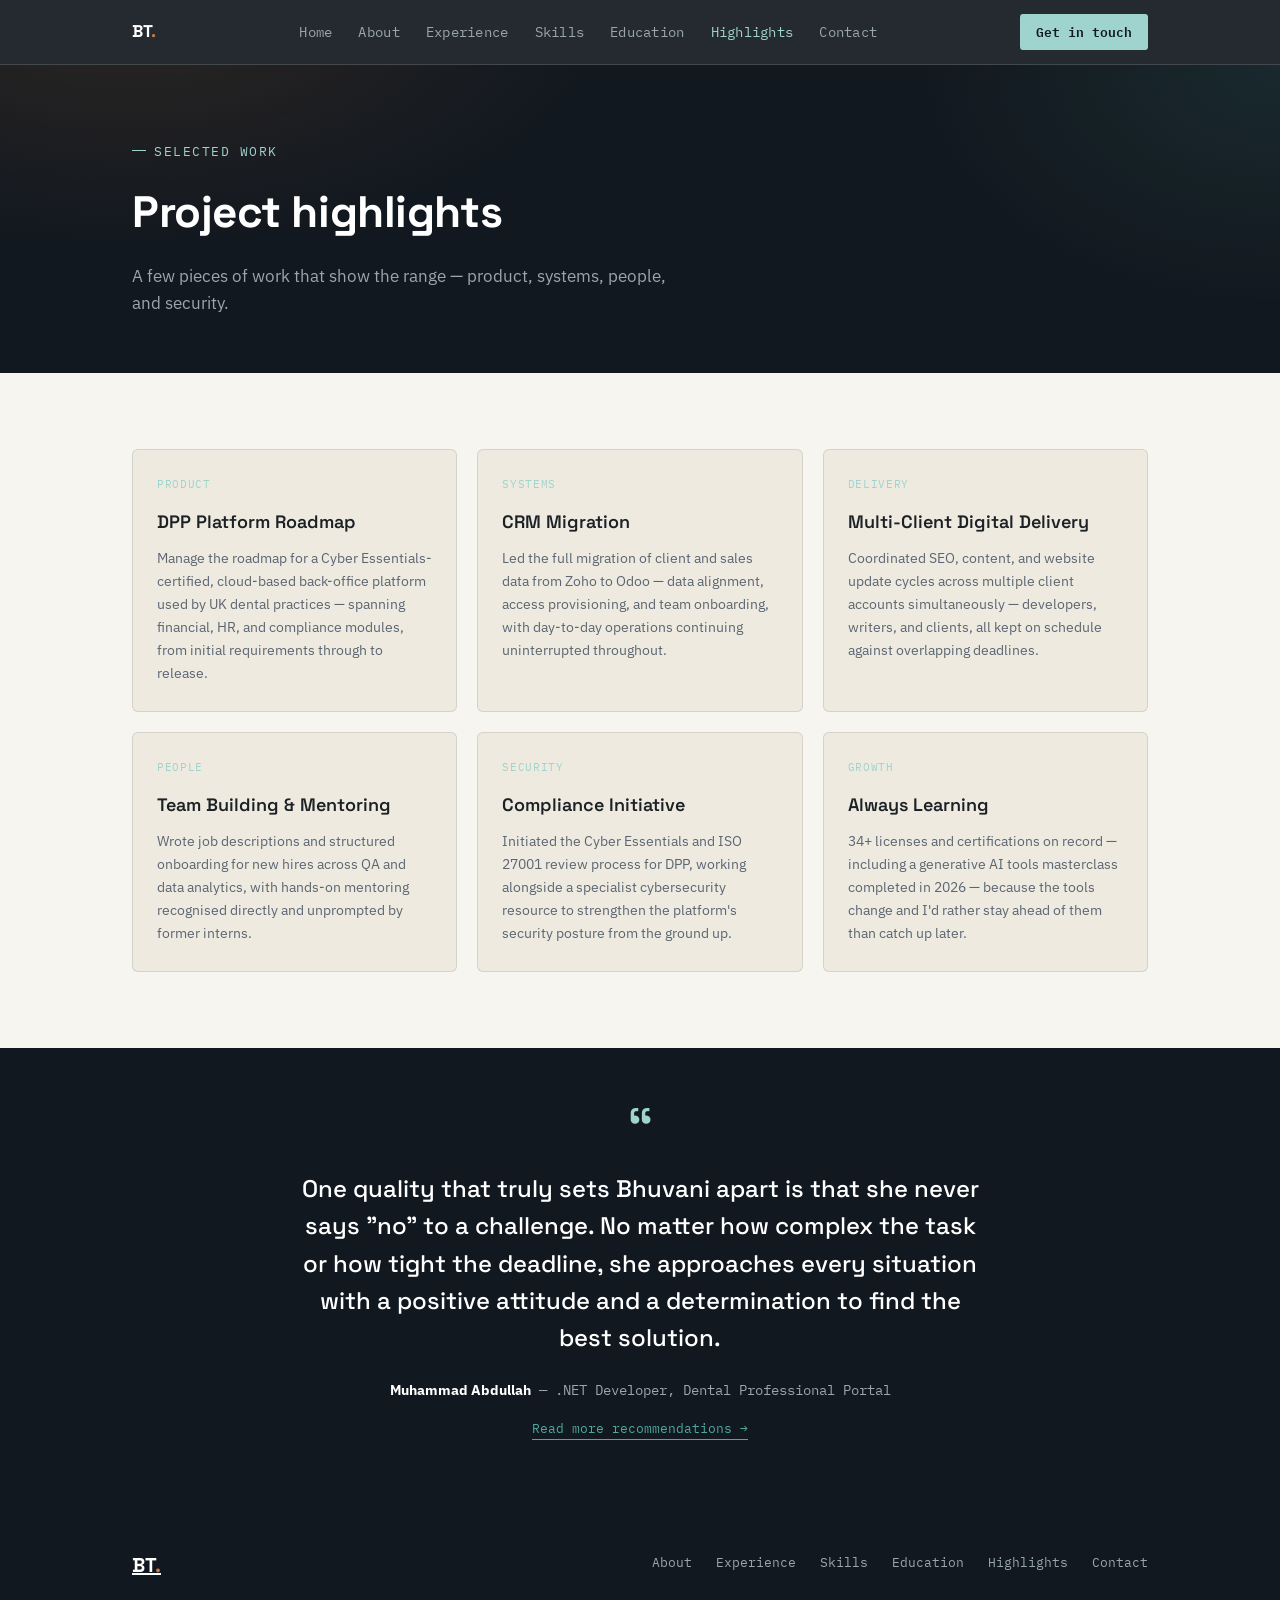
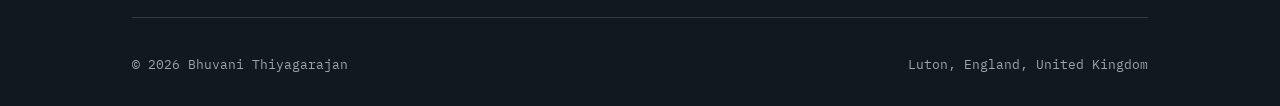
<file: highlights.html>
<!DOCTYPE html>
<html lang="en">
<head>
<meta charset="UTF-8">
<meta name="viewport" content="width=device-width, initial-scale=1.0">
<title>Highlights — Bhuvani Thiyagarajan</title>
<link rel="preconnect" href="https://fonts.googleapis.com">
<link rel="preconnect" href="https://fonts.gstatic.com" crossorigin>
<link href="https://fonts.googleapis.com/css2?family=Space+Grotesk:wght@400;500;600;700&family=IBM+Plex+Sans:wght@400;500;600;700&family=IBM+Plex+Mono:wght@400;500;600&display=swap" rel="stylesheet">
<link rel="stylesheet" href="style.css">
</head>
<body>

<nav>
  <div class="wrap">
    <a href="index.html" class="nav-mark">BT<span>.</span></a>
    <ul class="nav-links">
      <li><a href="index.html">Home</a></li>
      <li><a href="about.html">About</a></li>
      <li><a href="experience.html">Experience</a></li>
      <li><a href="skills.html">Skills</a></li>
      <li><a href="education.html">Education</a></li>
      <li><a href="highlights.html" class="active">Highlights</a></li>
      <li><a href="contact.html">Contact</a></li>
    </ul>
    <div style="display:flex; gap:10px; align-items:center;">
      <button class="nav-toggle">Menu</button>
      <a class="nav-cta" href="contact.html">Get in touch</a>
    </div>
  </div>
</nav>

<header class="page-head">
  <div class="wrap">
    <div class="eyebrow">Selected Work</div>
    <h1>Project highlights</h1>
    <p>A few pieces of work that show the range — product, systems, people, and security.</p>
  </div>
</header>

<section>
  <div class="wrap">
    <div class="proj-grid">
      <div class="proj-card on-paper">
        <span class="proj-tag">Product</span>
        <h3>DPP Platform Roadmap</h3>
        <p>Manage the roadmap for a Cyber Essentials-certified, cloud-based back-office platform used by UK dental practices — spanning financial, HR, and compliance modules, from initial requirements through to release.</p>
      </div>
      <div class="proj-card on-paper">
        <span class="proj-tag">Systems</span>
        <h3>CRM Migration</h3>
        <p>Led the full migration of client and sales data from Zoho to Odoo — data alignment, access provisioning, and team onboarding, with day-to-day operations continuing uninterrupted throughout.</p>
      </div>
      <div class="proj-card on-paper">
        <span class="proj-tag">Delivery</span>
        <h3>Multi-Client Digital Delivery</h3>
        <p>Coordinated SEO, content, and website update cycles across multiple client accounts simultaneously — developers, writers, and clients, all kept on schedule against overlapping deadlines.</p>
      </div>
      <div class="proj-card on-paper">
        <span class="proj-tag">People</span>
        <h3>Team Building &amp; Mentoring</h3>
        <p>Wrote job descriptions and structured onboarding for new hires across QA and data analytics, with hands-on mentoring recognised directly and unprompted by former interns.</p>
      </div>
      <div class="proj-card on-paper">
        <span class="proj-tag">Security</span>
        <h3>Compliance Initiative</h3>
        <p>Initiated the Cyber Essentials and ISO 27001 review process for DPP, working alongside a specialist cybersecurity resource to strengthen the platform's security posture from the ground up.</p>
      </div>
      <div class="proj-card on-paper">
        <span class="proj-tag">Growth</span>
        <h3>Always Learning</h3>
        <p>34+ licenses and certifications on record — including a generative AI tools masterclass completed in 2026 — because the tools change and I'd rather stay ahead of them than catch up later.</p>
      </div>
    </div>
  </div>
</section>

<section class="on-navy tight">
  <div class="wrap testi">
    <div class="quote-mark" style="color:var(--teal-soft);">&ldquo;</div>
    <p class="quote" style="color:#fff;">One quality that truly sets Bhuvani apart is that she never says "no" to a challenge. No matter how complex the task or how tight the deadline, she approaches every situation with a positive attitude and a determination to find the best solution.</p>
    <p class="attr" style="color:var(--muted-dark);"><strong style="color:#fff;">Muhammad Abdullah</strong> — .NET Developer, Dental Professional Portal</p>
    <div class="testi-more"><a href="about.html#recommendations">Read more recommendations →</a></div>
  </div>
</section>

<footer>
  <div class="wrap">
    <div class="foot-top">
      <a href="index.html" class="foot-mark">BT<span>.</span></a>
      <ul class="foot-nav">
        <li><a href="about.html">About</a></li>
        <li><a href="experience.html">Experience</a></li>
        <li><a href="skills.html">Skills</a></li>
        <li><a href="education.html">Education</a></li>
        <li><a href="highlights.html">Highlights</a></li>
        <li><a href="contact.html">Contact</a></li>
      </ul>
    </div>
    <div class="foot-bottom">
      <span>© 2026 Bhuvani Thiyagarajan</span>
      <span>Luton, England, United Kingdom</span>
    </div>
  </div>
</footer>

<script src="script.js"></script>
</body>
</html>
</file>
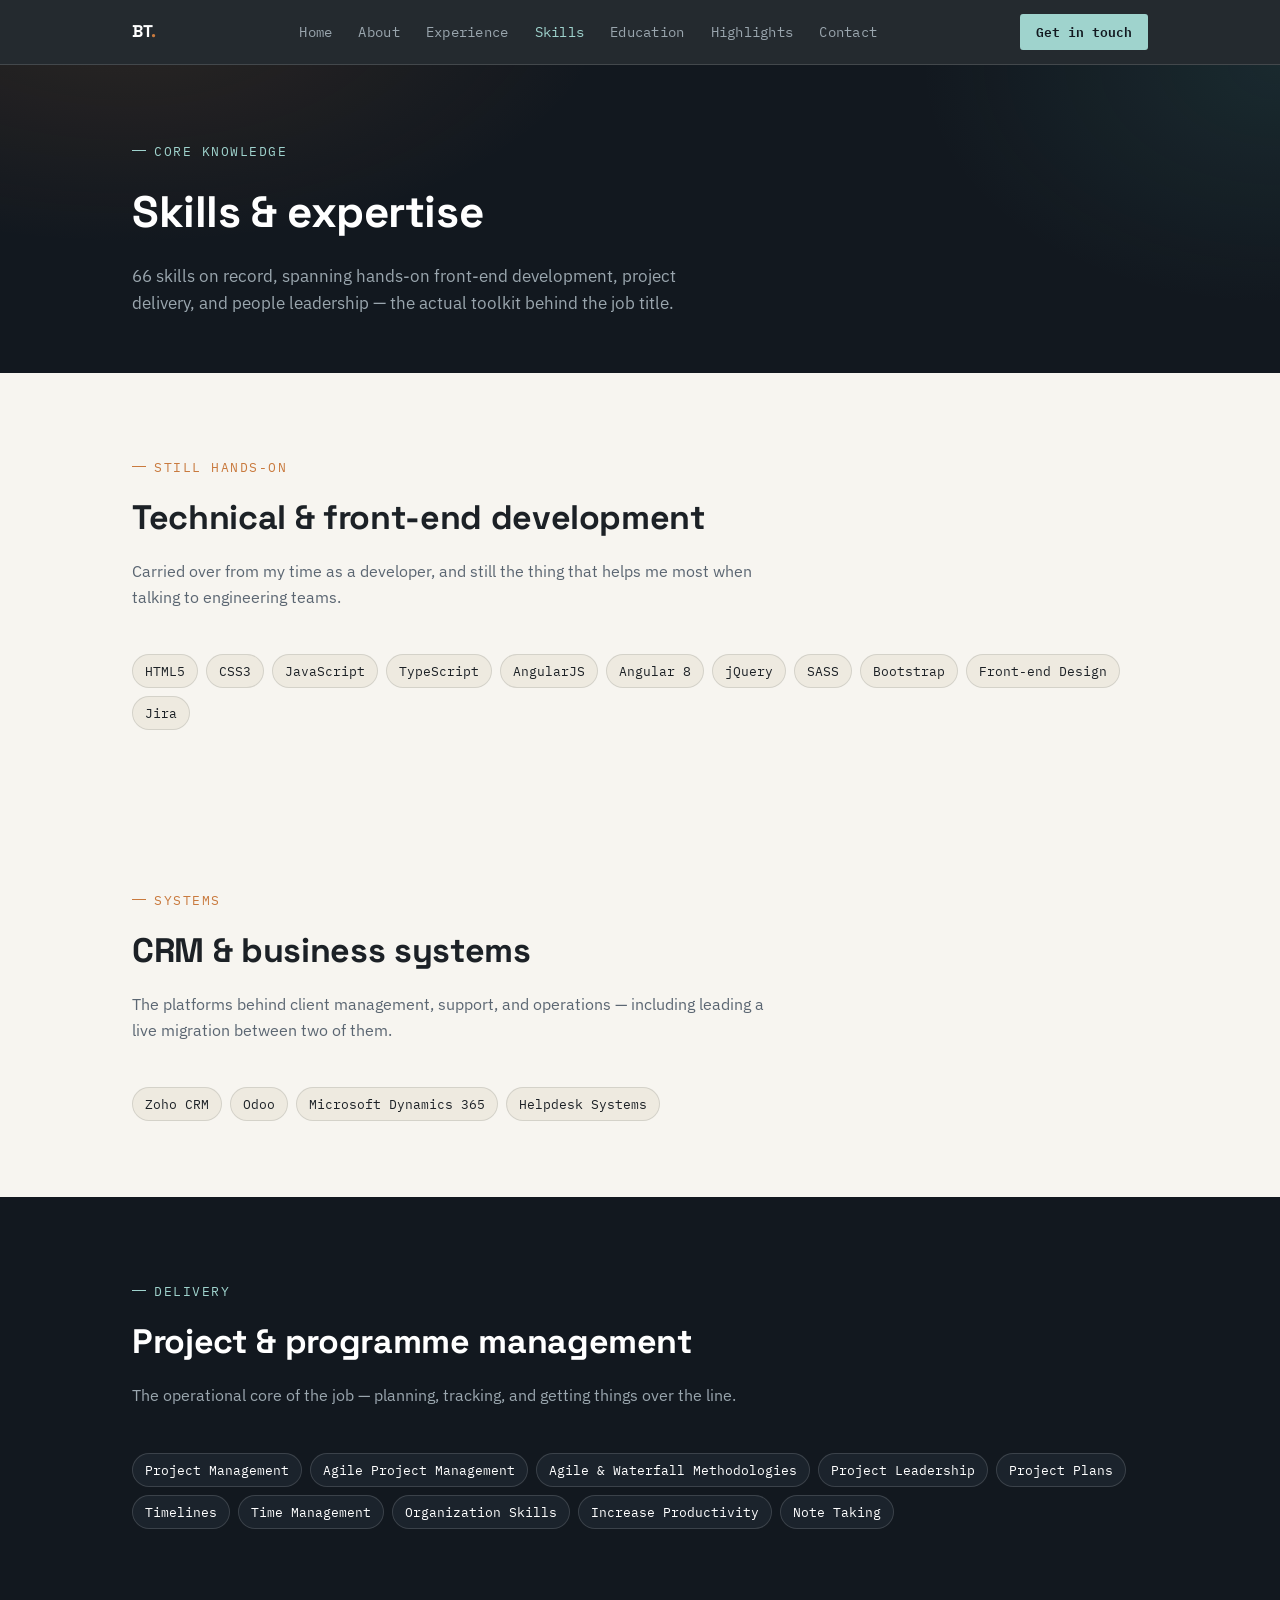
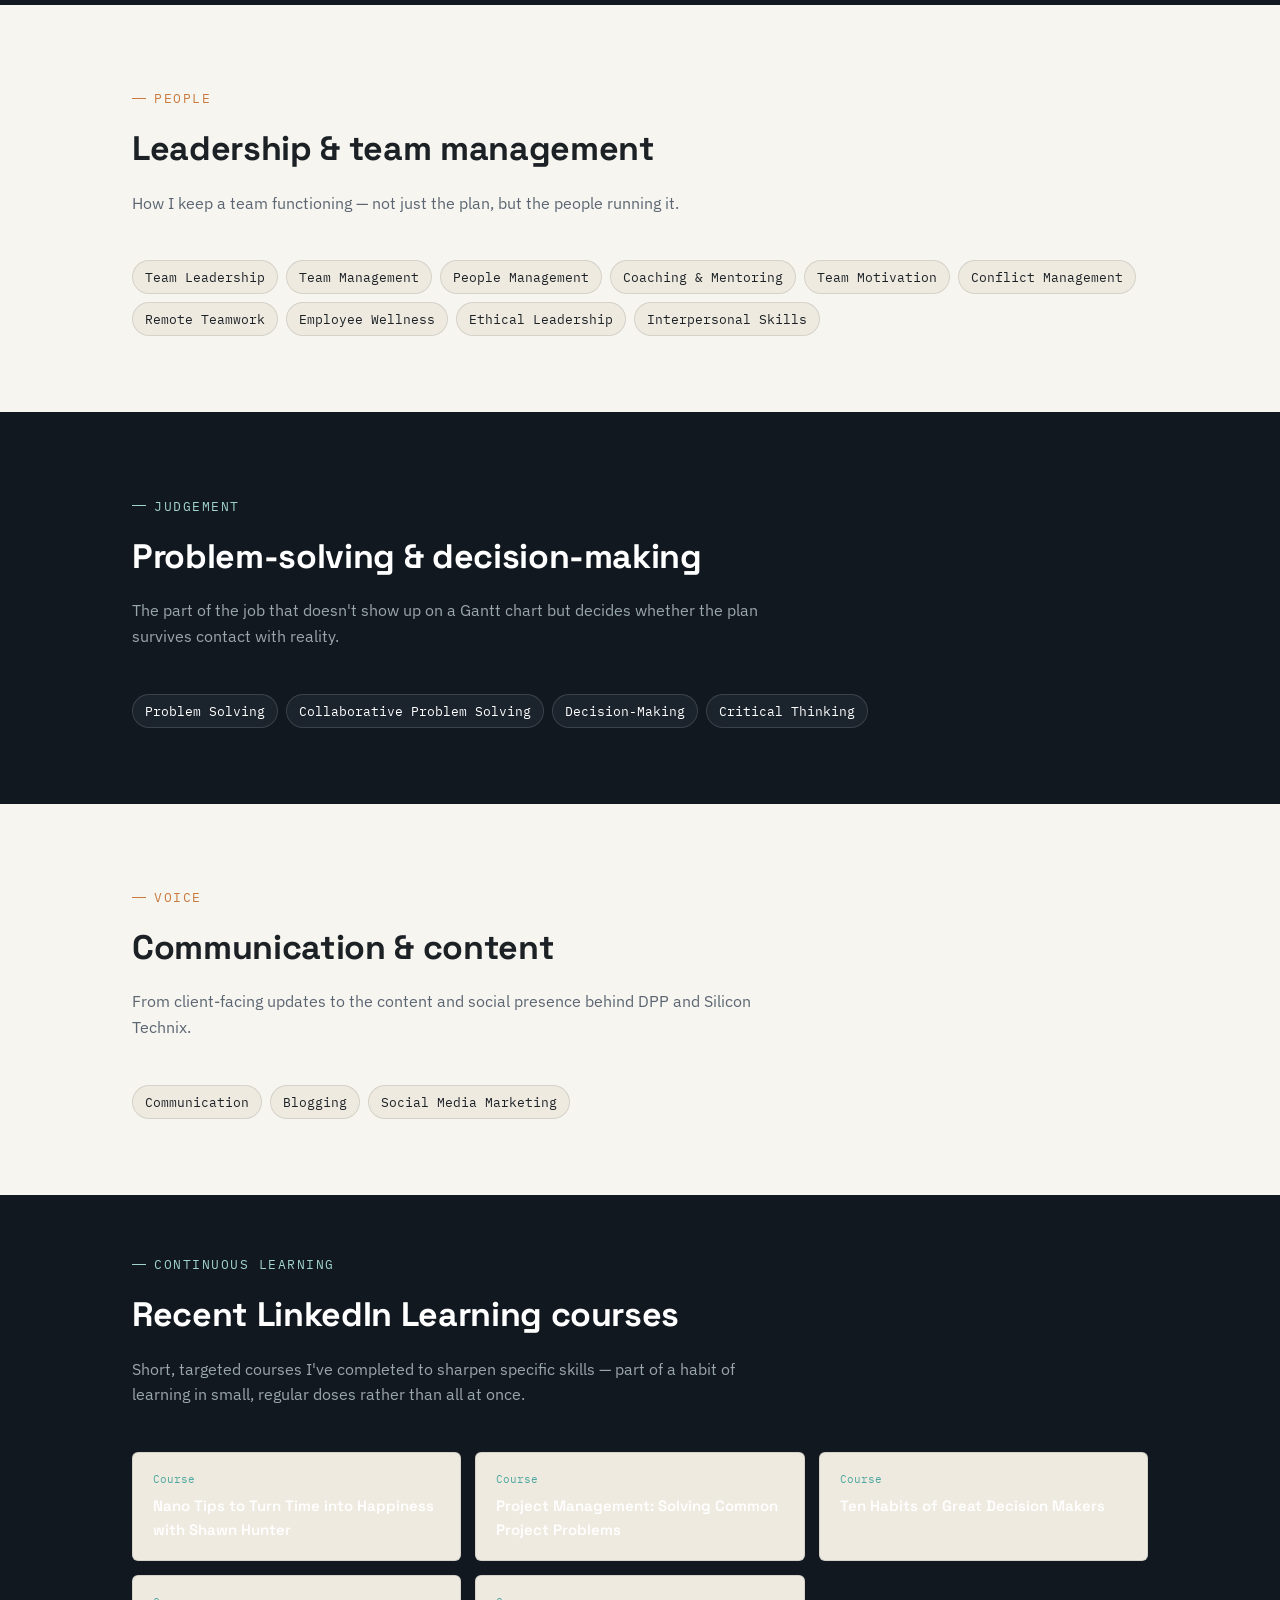
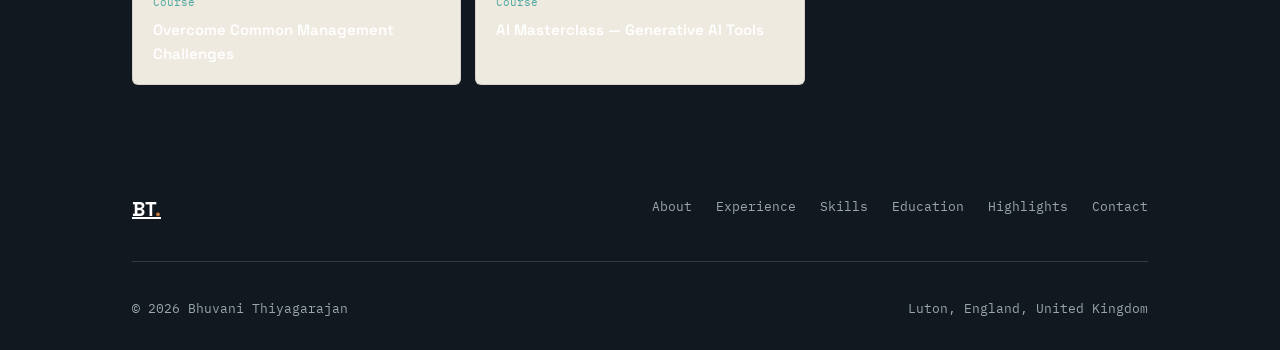
<file: skills.html>
<!DOCTYPE html>
<html lang="en">
<head>
<meta charset="UTF-8">
<meta name="viewport" content="width=device-width, initial-scale=1.0">
<title>Skills — Bhuvani Thiyagarajan</title>
<link rel="preconnect" href="https://fonts.googleapis.com">
<link rel="preconnect" href="https://fonts.gstatic.com" crossorigin>
<link href="https://fonts.googleapis.com/css2?family=Space+Grotesk:wght@400;500;600;700&family=IBM+Plex+Sans:wght@400;500;600;700&family=IBM+Plex+Mono:wght@400;500;600&display=swap" rel="stylesheet">
<link rel="stylesheet" href="style.css">
<style>
  .skgroup{ margin-bottom:44px; }
  .skgroup:last-child{ margin-bottom:0; }
  .skgroup-head{ display:flex; align-items:baseline; gap:14px; margin-bottom:18px; }
  .skgroup-head h3{ font-family:var(--font-display); font-size:19px; margin:0; font-weight:600; }
  .skgroup-head .cnt{ font-family:var(--font-mono); font-size:12px; color:var(--muted); }
  section.on-navy .skgroup-head .cnt{ color:var(--muted-dark); }
  .sk-note{ font-size:14px; color:var(--muted); margin:0 0 20px; max-width:60ch; }
  section.on-navy .sk-note{ color:var(--muted-dark); }
</style>
</head>
<body>

<nav>
  <div class="wrap">
    <a href="index.html" class="nav-mark">BT<span>.</span></a>
    <ul class="nav-links">
      <li><a href="index.html">Home</a></li>
      <li><a href="about.html">About</a></li>
      <li><a href="experience.html">Experience</a></li>
      <li><a href="skills.html" class="active">Skills</a></li>
      <li><a href="education.html">Education</a></li>
      <li><a href="highlights.html">Highlights</a></li>
      <li><a href="contact.html">Contact</a></li>
    </ul>
    <div style="display:flex; gap:10px; align-items:center;">
      <button class="nav-toggle">Menu</button>
      <a class="nav-cta" href="contact.html">Get in touch</a>
    </div>
  </div>
</nav>

<header class="page-head">
  <div class="wrap">
    <div class="eyebrow">Core Knowledge</div>
    <h1>Skills &amp; expertise</h1>
    <p>66 skills on record, spanning hands-on front-end development, project delivery, and people leadership — the actual toolkit behind the job title.</p>
  </div>
</header>

<!-- ===================== TECHNICAL ===================== -->
<section>
  <div class="wrap">
    <div class="sec-head">
      <div class="eyebrow">Still Hands-On</div>
      <h2>Technical &amp; front-end development</h2>
      <p>Carried over from my time as a developer, and still the thing that helps me most when talking to engineering teams.</p>
    </div>

    <div class="skgroup">
      <div class="chip-row">
        <span class="chip">HTML5</span><span class="chip">CSS3</span><span class="chip">JavaScript</span>
        <span class="chip">TypeScript</span><span class="chip">AngularJS</span><span class="chip">Angular 8</span>
        <span class="chip">jQuery</span><span class="chip">SASS</span><span class="chip">Bootstrap</span>
        <span class="chip">Front-end Design</span><span class="chip">Jira</span>
      </div>
    </div>
  </div>
</section>

<!-- ===================== CRM & BUSINESS SYSTEMS ===================== -->
<section>
  <div class="wrap">
    <div class="sec-head">
      <div class="eyebrow">Systems</div>
      <h2>CRM &amp; business systems</h2>
      <p>The platforms behind client management, support, and operations — including leading a live migration between two of them.</p>
    </div>
    <div class="chip-row">
      <span class="chip">Zoho CRM</span><span class="chip">Odoo</span>
      <span class="chip">Microsoft Dynamics 365</span><span class="chip">Helpdesk Systems</span>
    </div>
  </div>
</section>

<!-- ===================== PROJECT & DELIVERY ===================== -->
<section class="on-navy">
  <div class="wrap">
    <div class="sec-head">
      <div class="eyebrow">Delivery</div>
      <h2>Project &amp; programme management</h2>
      <p>The operational core of the job — planning, tracking, and getting things over the line.</p>
    </div>
    <div class="chip-row">
      <span class="chip">Project Management</span><span class="chip">Agile Project Management</span>
      <span class="chip">Agile &amp; Waterfall Methodologies</span><span class="chip">Project Leadership</span>
      <span class="chip">Project Plans</span><span class="chip">Timelines</span><span class="chip">Time Management</span>
      <span class="chip">Organization Skills</span><span class="chip">Increase Productivity</span>
      <span class="chip">Note Taking</span>
    </div>
  </div>
</section>

<!-- ===================== LEADERSHIP & PEOPLE ===================== -->
<section>
  <div class="wrap">
    <div class="sec-head">
      <div class="eyebrow">People</div>
      <h2>Leadership &amp; team management</h2>
      <p>How I keep a team functioning — not just the plan, but the people running it.</p>
    </div>
    <div class="chip-row">
      <span class="chip">Team Leadership</span><span class="chip">Team Management</span>
      <span class="chip">People Management</span><span class="chip">Coaching &amp; Mentoring</span>
      <span class="chip">Team Motivation</span><span class="chip">Conflict Management</span>
      <span class="chip">Remote Teamwork</span><span class="chip">Employee Wellness</span>
      <span class="chip">Ethical Leadership</span><span class="chip">Interpersonal Skills</span>
    </div>
  </div>
</section>

<!-- ===================== PROBLEM SOLVING ===================== -->
<section class="on-navy">
  <div class="wrap">
    <div class="sec-head">
      <div class="eyebrow">Judgement</div>
      <h2>Problem-solving &amp; decision-making</h2>
      <p>The part of the job that doesn't show up on a Gantt chart but decides whether the plan survives contact with reality.</p>
    </div>
    <div class="chip-row">
      <span class="chip">Problem Solving</span><span class="chip">Collaborative Problem Solving</span>
      <span class="chip">Decision-Making</span><span class="chip">Critical Thinking</span>
    </div>
  </div>
</section>

<!-- ===================== COMMUNICATION ===================== -->
<section>
  <div class="wrap">
    <div class="sec-head">
      <div class="eyebrow">Voice</div>
      <h2>Communication &amp; content</h2>
      <p>From client-facing updates to the content and social presence behind DPP and Silicon Technix.</p>
    </div>
    <div class="chip-row">
      <span class="chip">Communication</span><span class="chip">Blogging</span><span class="chip">Social Media Marketing</span>
    </div>
  </div>
</section>

<!-- ===================== COURSES ===================== -->
<section class="on-navy tight">
  <div class="wrap">
    <div class="sec-head">
      <div class="eyebrow">Continuous Learning</div>
      <h2>Recent LinkedIn Learning courses</h2>
      <p>Short, targeted courses I've completed to sharpen specific skills — part of a habit of learning in small, regular doses rather than all at once.</p>
    </div>
    <div class="comp-grid">
      <div class="comp-card"><div class="n">Course</div><div class="t">Nano Tips to Turn Time into Happiness with Shawn Hunter</div></div>
      <div class="comp-card"><div class="n">Course</div><div class="t">Project Management: Solving Common Project Problems</div></div>
      <div class="comp-card"><div class="n">Course</div><div class="t">Ten Habits of Great Decision Makers</div></div>
      <div class="comp-card"><div class="n">Course</div><div class="t">Overcome Common Management Challenges</div></div>
      <div class="comp-card"><div class="n">Course</div><div class="t">AI Masterclass — Generative AI Tools</div></div>
    </div>
  </div>
</section>

<footer>
  <div class="wrap">
    <div class="foot-top">
      <a href="index.html" class="foot-mark">BT<span>.</span></a>
      <ul class="foot-nav">
        <li><a href="about.html">About</a></li>
        <li><a href="experience.html">Experience</a></li>
        <li><a href="skills.html">Skills</a></li>
        <li><a href="education.html">Education</a></li>
        <li><a href="highlights.html">Highlights</a></li>
        <li><a href="contact.html">Contact</a></li>
      </ul>
    </div>
    <div class="foot-bottom">
      <span>© 2026 Bhuvani Thiyagarajan</span>
      <span>Luton, England, United Kingdom</span>
    </div>
  </div>
</footer>

<script src="script.js"></script>
</body>
</html>
</file>
<file: style.css>
:root{
  --ink-navy:#12181F;
  --navy-2:#1B232C;
  --navy-line: rgba(255,255,255,0.14);
  --paper:#F7F5F0;
  --paper-2:#EEEAE0;
  --ink:#1C2126;
  --muted:#5B6672;
  --muted-dark:#9AA6AE;
  --amber:#C97A3E;
  --amber-soft:#E4B98C;
  --teal:#4FA8A0;
  --teal-soft:#9FD3CD;
  --line-light: rgba(28,33,38,0.12);
  --font-display:'Space Grotesk', sans-serif;
  --font-body:'IBM Plex Sans', -apple-system, BlinkMacSystemFont, sans-serif;
  --font-mono:'IBM Plex Mono', 'Courier New', monospace;
  --max: 1080px;
}
*{box-sizing:border-box;}
html{scroll-behavior:smooth;}
body{
  margin:0; background:var(--paper); color:var(--ink);
  font-family:var(--font-body); font-size:16px; line-height:1.6;
  -webkit-font-smoothing:antialiased;
}
a{color:inherit;}
img,svg{display:block; max-width:100%;}
.wrap{max-width:var(--max); margin:0 auto; padding:0 32px;}
@media (max-width:640px){ .wrap{padding:0 20px;} }

:focus-visible{ outline:2px solid var(--teal); outline-offset:3px; }

.eyebrow{
  font-family:var(--font-mono); font-size:12.5px; letter-spacing:.12em; text-transform:uppercase;
  display:inline-flex; align-items:center; gap:8px;
}
.eyebrow::before{ content:''; width:14px; height:1px; background:currentColor; display:inline-block; }

/* ===================== NAV ===================== */
nav{
  position:sticky; top:0; z-index:50; background:rgba(18,24,31,0.92); backdrop-filter:blur(8px);
  border-bottom:1px solid var(--navy-line);
}
nav .wrap{ display:flex; align-items:center; justify-content:space-between; height:64px; }
.nav-mark{ font-family:var(--font-display); font-weight:700; color:#fff; font-size:17px; letter-spacing:.01em; text-decoration:none; }
.nav-mark span{ color:var(--amber); }
.nav-links{ display:flex; gap:26px; list-style:none; margin:0; padding:0; }
.nav-links a{ color:var(--muted-dark); text-decoration:none; font-size:13.5px; font-family:var(--font-mono); letter-spacing:.02em; transition:color .2s; }
.nav-links a:hover{ color:#fff; }
.nav-links a.active{ color:var(--teal-soft); }
.nav-cta{
  font-family:var(--font-mono); font-size:13px; color:var(--ink-navy); background:var(--teal-soft);
  padding:8px 16px; border-radius:3px; text-decoration:none; font-weight:600; transition:background .2s, transform .2s;
  white-space:nowrap;
}
.nav-cta:hover{ background:var(--teal); transform:translateY(-1px); }
.nav-toggle{ display:none; }
@media (max-width:860px){
  .nav-links{ display:none; }
  .nav-links.open{
    display:flex; flex-direction:column; position:absolute; top:64px; left:0; right:0;
    background:var(--ink-navy); border-bottom:1px solid var(--navy-line); padding:16px 20px; gap:16px;
  }
  .nav-toggle{ display:block; background:none; border:1px solid var(--navy-line); color:#fff; font-family:var(--font-mono); font-size:12px; padding:7px 12px; border-radius:3px; }
}

/* ===================== PAGE HEADER (non-home) ===================== */
.page-head{
  background:
    radial-gradient(ellipse 800px 400px at 10% -20%, rgba(201,122,62,0.14), transparent 60%),
    radial-gradient(ellipse 600px 400px at 100% 0%, rgba(79,168,160,0.12), transparent 60%),
    var(--ink-navy);
  color:#fff; padding:68px 0 56px;
}
.page-head .eyebrow{ color:var(--teal-soft); margin-bottom:16px; }
.page-head h1{ font-family:var(--font-display); font-weight:700; font-size:clamp(30px,4.2vw,44px); margin:0 0 16px; letter-spacing:-0.01em; }
.page-head p{ color:var(--muted-dark); font-size:16.5px; max-width:56ch; margin:0; line-height:1.65; }

/* ===================== BUTTONS ===================== */
.btn{
  font-family:var(--font-mono); font-size:14px; padding:12px 22px; border-radius:3px; text-decoration:none;
  display:inline-flex; align-items:center; gap:8px; transition:transform .2s, background .2s, border-color .2s;
  border:1px solid transparent; cursor:pointer;
}
.btn-primary{ background:var(--amber); color:#12181F; font-weight:600; }
.btn-primary:hover{ background:var(--amber-soft); transform:translateY(-2px); }
.btn-ghost{ border-color:var(--navy-line); color:#fff; background:transparent; }
.btn-ghost:hover{ border-color:var(--teal-soft); color:var(--teal-soft); }
.btn-ghost.on-paper{ border-color:var(--line-light); color:var(--ink); }
.btn-ghost.on-paper:hover{ border-color:var(--teal); color:var(--teal); }

/* ===================== SECTION SHELL ===================== */
section{ padding:76px 0; }
section.on-navy{ background:var(--ink-navy); color:#fff; }
section.tight{ padding:52px 0; }
.sec-head{ margin-bottom:44px; max-width:640px; }
.sec-head .eyebrow{ color:var(--amber); margin-bottom:14px; }
section.on-navy .sec-head .eyebrow{ color:var(--teal-soft); }
.sec-head h2{ font-family:var(--font-display); font-size:clamp(26px,3.2vw,34px); margin:0 0 14px; font-weight:700; letter-spacing:-0.01em; }
.sec-head p{ color:var(--muted); font-size:16px; margin:0; }
section.on-navy .sec-head p{ color:var(--muted-dark); }

/* ===================== STRENGTHS ===================== */
.strength-grid{ display:grid; grid-template-columns:repeat(4,1fr); gap:1px; background:var(--line-light); border:1px solid var(--line-light); }
@media (max-width:860px){ .strength-grid{ grid-template-columns:repeat(2,1fr); } }
@media (max-width:520px){ .strength-grid{ grid-template-columns:1fr; } }
.strength-card{ background:var(--paper); padding:30px 26px; }
.strength-num{ font-family:var(--font-mono); font-size:12px; color:var(--amber); margin-bottom:18px; }
.strength-card h3{ font-family:var(--font-display); font-size:19px; margin:0 0 10px; font-weight:600; }
.strength-card p{ color:var(--muted); font-size:14.5px; margin:0; line-height:1.6; }

/* ===================== TIMELINE / EXPERIENCE ===================== */
.timeline{ position:relative; padding-left:32px; border-left:1px solid var(--line-light); }
.trole{ position:relative; padding-bottom:52px; }
.trole:last-child{ padding-bottom:0; }
.trole::before{
  content:''; position:absolute; left:-37px; top:4px; width:11px; height:11px; border-radius:50%;
  background:var(--paper); border:2.5px solid var(--amber);
}
.trole.current::before{ border-color:var(--teal); }
.trole-head{ display:flex; flex-wrap:wrap; align-items:baseline; gap:10px 16px; margin-bottom:6px; }
.trole-head h3{ font-family:var(--font-display); font-size:21px; margin:0; font-weight:600; }
.trole-tag{ font-family:var(--font-mono); font-size:11.5px; padding:3px 9px; border-radius:20px; border:1px solid var(--teal); color:var(--teal); }
.trole-org{ font-family:var(--font-mono); font-size:13.5px; color:var(--amber); margin:0 0 4px; }
.trole-meta{ font-family:var(--font-mono); font-size:12.5px; color:var(--muted); margin:0 0 16px; }
.trole ul{ margin:0; padding-left:18px; color:var(--ink); }
.trole li{ margin-bottom:9px; font-size:15px; line-height:1.6; }
.trole li::marker{ color:var(--amber); }

/* ===================== PROJECTS ===================== */
.proj-grid{ display:grid; grid-template-columns:repeat(3,1fr); gap:20px; }
@media (max-width:860px){ .proj-grid{ grid-template-columns:repeat(2,1fr); } }
@media (max-width:600px){ .proj-grid{ grid-template-columns:1fr; } }
.proj-card{
  background:var(--navy-2); border:1px solid var(--navy-line); border-radius:6px; padding:26px 24px;
  transition:border-color .25s, transform .25s;
}
.proj-card:hover{ border-color:var(--teal); transform:translateY(-3px); }
.proj-tag{ font-family:var(--font-mono); font-size:11px; color:var(--teal-soft); letter-spacing:.06em; text-transform:uppercase; margin-bottom:14px; display:block;}
.proj-card h3{ font-family:var(--font-display); font-size:18px; margin:0 0 10px; font-weight:600; color:#fff; }
.proj-card p{ color:var(--muted-dark); font-size:14px; line-height:1.65; margin:0; }
.proj-card.on-paper{ background:var(--paper-2); border-color:var(--line-light); }
.proj-card.on-paper h3{ color:var(--ink); }
.proj-card.on-paper p{ color:var(--muted); }
.proj-card.on-paper:hover{ border-color:var(--amber); }

/* ===================== SKILLS ===================== */
.skill-cols{ display:grid; grid-template-columns:repeat(3,1fr); gap:36px; }
@media (max-width:760px){ .skill-cols{ grid-template-columns:1fr; gap:28px; } }
.skill-col h4{ font-family:var(--font-mono); font-size:12.5px; letter-spacing:.08em; text-transform:uppercase; color:var(--amber); margin:0 0 16px; }
.chip-row{ display:flex; flex-wrap:wrap; gap:8px; }
.chip{ font-family:var(--font-mono); font-size:12.5px; padding:6px 12px; background:var(--paper-2); border:1px solid var(--line-light); border-radius:20px; color:var(--ink); }
section.on-navy .chip{ background:var(--navy-2); border-color:var(--navy-line); color:#fff; }

/* ===================== EDU + CERTS ===================== */
.edu-grid{ display:grid; grid-template-columns:1fr 1fr; gap:28px; }
@media (max-width:760px){ .edu-grid{ grid-template-columns:1fr; } }
.edu-card{ background:var(--paper-2); border-left:3px solid var(--amber); padding:24px 26px; border-radius:0 4px 4px 0; }
.edu-card.alt{ border-left-color:var(--teal); }
.edu-card .deg{ font-family:var(--font-display); font-weight:600; font-size:18px; margin:0 0 6px; }
.edu-card .org{ font-family:var(--font-mono); font-size:13px; color:var(--muted); margin:0 0 4px; }
.edu-card .dist{ font-family:var(--font-mono); font-size:12px; color:var(--amber); font-weight:600; }
.edu-card.alt .dist{ color:var(--teal); }
.edu-card .desc{ font-size:14.5px; color:var(--muted); margin-top:12px; line-height:1.6; }

.cert-list{ margin-top:40px; }
.cert-count{ font-family:var(--font-mono); font-size:13px; color:var(--muted); margin-bottom:20px; }
.cert-count strong{ color:var(--ink); font-size:18px; }
.cert-items{ display:grid; grid-template-columns:1fr 1fr; gap:12px 28px; list-style:none; padding:0; margin:0; }
@media (max-width:640px){ .cert-items{ grid-template-columns:1fr; } }
.cert-items li{ font-size:14.5px; padding:12px 0; border-bottom:1px solid var(--line-light); display:flex; justify-content:space-between; gap:12px; }
.cert-items .cyr{ font-family:var(--font-mono); font-size:12px; color:var(--muted); white-space:nowrap; }

.comp-grid{ display:grid; grid-template-columns:repeat(3,1fr); gap:14px; margin-top:20px; }
@media (max-width:760px){ .comp-grid{ grid-template-columns:1fr 1fr; } }
@media (max-width:480px){ .comp-grid{ grid-template-columns:1fr; } }
.comp-card{ background:var(--paper-2); border-radius:6px; padding:18px 20px; border:1px solid var(--line-light); }
.comp-card .n{ font-family:var(--font-mono); font-size:11px; color:var(--teal); margin-bottom:6px; }
.comp-card .t{ font-family:var(--font-display); font-weight:600; font-size:15px; }

/* ===================== TESTIMONIAL ===================== */
.testi{ max-width:760px; margin:0 auto; text-align:center; }
.quote-mark{ font-family:var(--font-display); font-size:64px; color:var(--amber); line-height:1; margin-bottom:6px; }
.testi p.quote{ font-family:var(--font-display); font-size:clamp(19px,2.4vw,24px); line-height:1.55; margin:0 0 24px; font-weight:500; }
.testi .attr{ font-family:var(--font-mono); font-size:13.5px; color:var(--muted); }
.testi .attr strong{ color:var(--ink); font-family:var(--font-body); }

/* ===================== ABOUT PAGE SPECIFIC ===================== */
.about-grid{ display:grid; grid-template-columns:1fr 1fr; gap:56px; align-items:start; }
@media (max-width:860px){ .about-grid{ grid-template-columns:1fr; gap:36px; } }
.about-grid p{ margin:0 0 18px; color:var(--ink); font-size:16px; line-height:1.75; }
.pull-card{ background:var(--navy-2); color:#fff; border-radius:6px; padding:28px 26px; }
.pull-card .k{ font-family:var(--font-mono); font-size:11px; color:var(--teal-soft); letter-spacing:.08em; text-transform:uppercase; margin-bottom:10px; }
.pull-card .v{ font-family:var(--font-display); font-size:15px; line-height:1.55; margin-bottom:22px; }
.pull-card .v:last-child{ margin-bottom:0; }

/* ===================== CONTACT PAGE ===================== */
.contact-panel{ display:grid; grid-template-columns:1fr 1fr; gap:1px; background:var(--line-light); border:1px solid var(--line-light); border-radius:6px; overflow:hidden; }
@media (max-width:760px){ .contact-panel{ grid-template-columns:1fr; } }
.contact-cell{ background:var(--paper); padding:34px 30px; }
.contact-cell.dark{ background:var(--ink-navy); color:#fff; }
.contact-cell h3{ font-family:var(--font-display); font-size:18px; margin:0 0 8px; font-weight:600; }
.contact-cell.dark h3{ color:var(--teal-soft); }
.contact-cell p{ color:var(--muted); font-size:14.5px; margin:0 0 20px; line-height:1.6; }
.contact-cell.dark p{ color:var(--muted-dark); }
.contact-row{ display:flex; align-items:center; gap:12px; font-family:var(--font-mono); font-size:14px; padding:12px 0; border-top:1px solid var(--line-light); }
.contact-cell.dark .contact-row{ border-top-color:var(--navy-line); }
.contact-row:first-of-type{ border-top:none; }
.contact-row .k{ width:80px; color:var(--muted); flex-shrink:0; }
.contact-cell.dark .contact-row .k{ color:var(--muted-dark); }
.contact-row a{ text-decoration:none; color:var(--ink); transition:color .2s; }
.contact-cell.dark .contact-row a{ color:#fff; }
.contact-row a:hover{ color:var(--teal); }

/* ===================== FOOTER ===================== */
footer{ background:var(--ink-navy); color:#fff; padding:56px 0 32px; }
footer .foot-top{ display:flex; justify-content:space-between; flex-wrap:wrap; gap:24px; margin-bottom:36px; padding-bottom:36px; border-bottom:1px solid var(--navy-line); }
footer .foot-mark{ font-family:var(--font-display); font-weight:700; font-size:20px; }
footer .foot-mark span{ color:var(--amber); }
footer .foot-nav{ display:flex; gap:24px; list-style:none; margin:0; padding:0; flex-wrap:wrap; }
footer .foot-nav a{ color:var(--muted-dark); text-decoration:none; font-family:var(--font-mono); font-size:13px; transition:color .2s; }
footer .foot-nav a:hover{ color:#fff; }
.foot-bottom{ display:flex; justify-content:space-between; flex-wrap:wrap; gap:12px; font-family:var(--font-mono); font-size:12.5px; color:var(--muted-dark); }

/* ===================== RECOMMENDATIONS GRID ===================== */
.reco-grid{ display:grid; grid-template-columns:1fr 1fr; gap:20px; }
@media (max-width:760px){ .reco-grid{ grid-template-columns:1fr; } }
.reco-card{ background:var(--paper-2); border:1px solid var(--line-light); border-radius:6px; padding:26px 24px; display:flex; flex-direction:column; }
.reco-card .rq{ font-family:var(--font-display); font-size:32px; color:var(--amber); line-height:1; margin-bottom:8px; }
.reco-card p.rtext{ font-size:14.5px; color:var(--ink); line-height:1.65; margin:0 0 18px; flex-grow:1; }
.reco-card .rattr{ border-top:1px solid var(--line-light); padding-top:14px; }
.reco-card .rname{ font-family:var(--font-body); font-weight:600; font-size:14.5px; color:var(--ink); }
.reco-card .rrole{ font-size:13px; color:var(--muted); margin-top:2px; }
.reco-card .rtag{ font-family:var(--font-mono); font-size:11px; color:var(--teal); margin-top:8px; display:inline-block; }

/* ===================== TESTIMONIAL LINK ===================== */
.testi-more{ text-align:center; margin-top:8px; }
.testi-more a{ font-family:var(--font-mono); font-size:13px; color:var(--teal); text-decoration:none; border-bottom:1px solid var(--teal); padding-bottom:2px; }
.testi-more a:hover{ color:var(--amber); border-color:var(--amber); }

@media print{
  nav, footer .btn{ display:none !important; }
}
</file>
